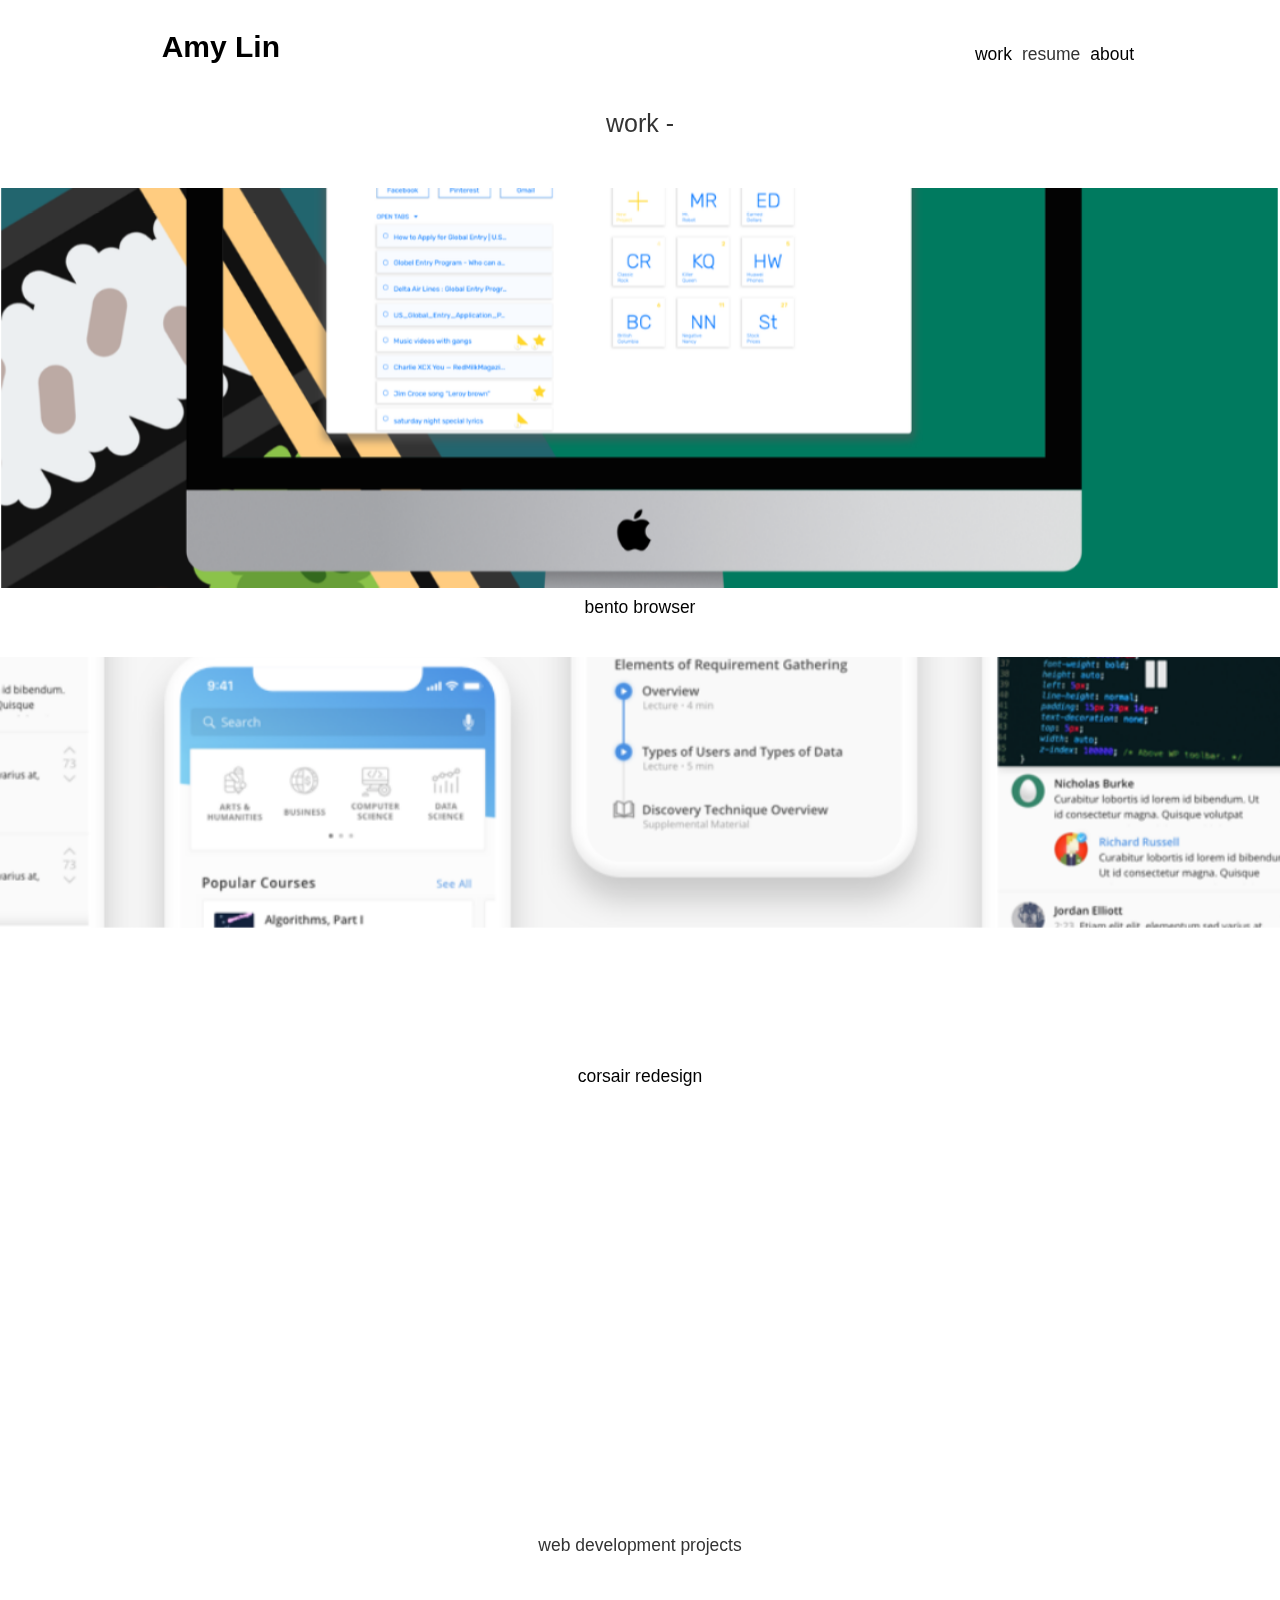
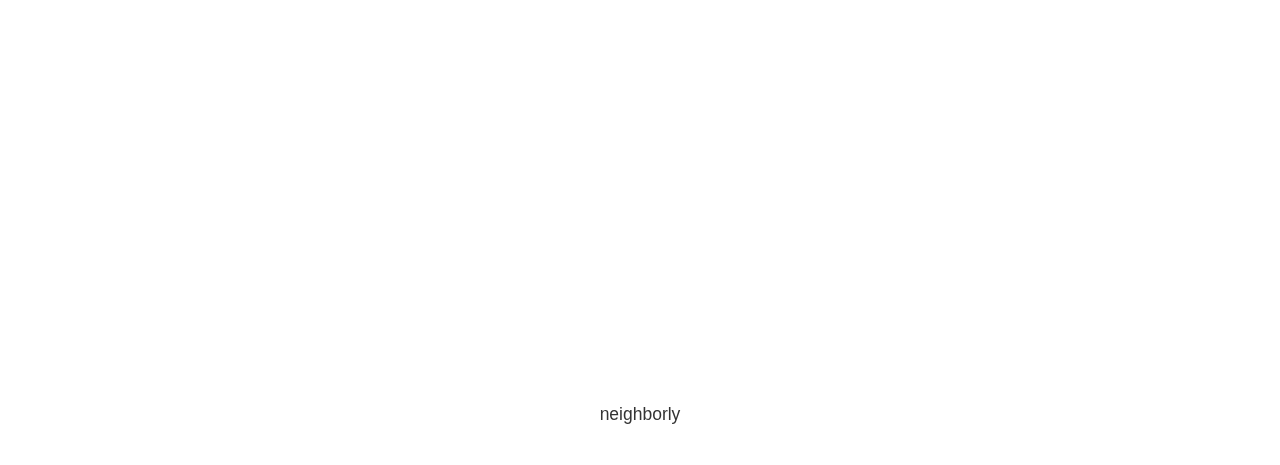
<file: index.html>
<!DOCTYPE html>
<html>
<head>
    <link rel="stylesheet" type="text/css" href="assets/css/reset.css">
    <link href="https://fonts.googleapis.com/css?family=Open+Sans:300,400,400i,700" rel="stylesheet">
    <link rel="stylesheet" href="https://maxcdn.bootstrapcdn.com/bootstrap/3.3.7/css/bootstrap.min.css" integrity="sha384-BVYiiSIFeK1dGmJRAkycuHAHRg32OmUcww7on3RYdg4Va+PmSTsz/K68vbdEjh4u" crossorigin="anonymous">
    <script src="https://ajax.googleapis.com/ajax/libs/jquery/3.2.1/jquery.min.js"></script>
	<script src="https://maxcdn.bootstrapcdn.com/bootstrap/3.3.7/js/bootstrap.min.js" integrity="sha384-Tc5IQib027qvyjSMfHjOMaLkfuWVxZxUPnCJA7l2mCWNIpG9mGCD8wGNIcPD7Txa" crossorigin="anonymous"></script>
	<meta name="viewport" content="width=device-width, initial-scale=1.0">
    <script src="assets/js/parallax.min.js"></script>
	<link rel="stylesheet" type="text/css" href="assets/css/style.css">

</head>

<body>
    <nav>
        <div class="col-md-3 col-md-offset-1" id="name">
            <h1><a href="index.html">Amy Lin</a></h1>
        </div>
        <div class="col-md-5">
        </div>
        <div class="col-md-3" id="pages">
            <h3><a href="index.html">work</a></h3>
            <h3>resume</h3>
            <h3><a href="about.html">about</a></h3>
        </div>
    </nav>
    <br>
    <br><br>
    
    <h2 align="center">work -</h2>
    <br><br>
    
    <a href="project1.html"><div class="parallax-window" data-parallax="scroll" data-image-src="assets/images/project1.png"></div>
    <h4 align="center">bento browser</h4></a>
    <a href="project2.html"><div class="parallax-window" data-parallax="scroll" data-image-src="assets/images/project2.png"></div>
    <h4 align="center">corsair redesign</h4></a>
    <div class="parallax-window" data-parallax="scroll" data-image-src="assets/images/project3.png"></div>
    <h4 align="center">web development projects</h4>
    <div class="parallax-window" data-parallax="scroll" data-image-src="assets/images/project4.png"></div>
    <h4 align="center">neighborly</h4>
    
</body>

</html>
</file>
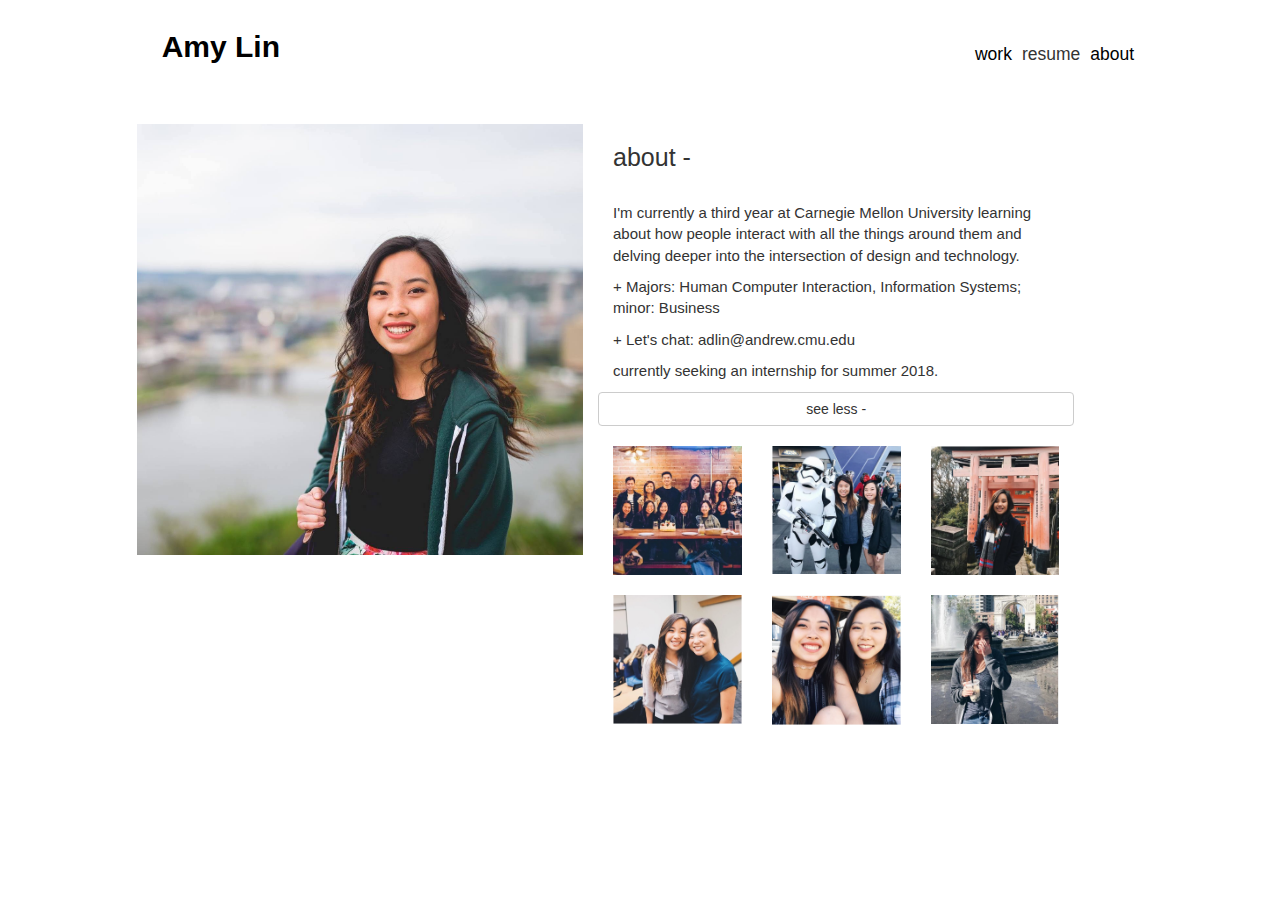
<file: about.html>
<!DOCTYPE html>
<html>
<head>
    <link rel="stylesheet" type="text/css" href="assets/css/reset.css">
    <link href="https://fonts.googleapis.com/css?family=Open+Sans:300,400,400i,700" rel="stylesheet">
    <link rel="stylesheet" href="https://maxcdn.bootstrapcdn.com/bootstrap/3.3.7/css/bootstrap.min.css" integrity="sha384-BVYiiSIFeK1dGmJRAkycuHAHRg32OmUcww7on3RYdg4Va+PmSTsz/K68vbdEjh4u" crossorigin="anonymous">
    <script src="https://ajax.googleapis.com/ajax/libs/jquery/3.2.1/jquery.min.js"></script>
	<script src="https://maxcdn.bootstrapcdn.com/bootstrap/3.3.7/js/bootstrap.min.js" integrity="sha384-Tc5IQib027qvyjSMfHjOMaLkfuWVxZxUPnCJA7l2mCWNIpG9mGCD8wGNIcPD7Txa" crossorigin="anonymous"></script>
		
	<link rel="stylesheet" type="text/css" href="assets/css/style.css">
	<script src="assets/js/main.js" type="text/javascript"></script>

</head>

<body>
    <nav>
        <div class="col-md-3  col-md-offset-1" id="name">
            <h1><a href="index.html">Amy Lin</a></h1>
        </div>
        <div class="col-md-5">
        </div>
        <div class="col-md-3" id="pages">
            <h3><a href="index.html">work</a></h3>
            <h3>resume</h3>
            <h3><a href="about.html">about</a></h3>
        </div>
    </nav>
    <br>
    <hr/>
    
    <div id="about" class="col-md-11 col-md-offset-1">
        <div id="block" class="">
            <img src="assets/images/ai1.jpg" class="col-md-5">
            <div id="inner-block" class="col-md-5">
                <h2>about -</h2>
                <br />
                <p>I'm currently a third year at Carnegie Mellon University learning about how people interact with all the things around them and delving deeper into the intersection of design and technology.</p>
                <p>+ Majors: Human Computer Interaction, Information Systems; minor: Business</p>
                <p>+ Let's chat: adlin@andrew.cmu.edu</p>
                <p>currently seeking an internship for summer 2018. </p>
            </div>
            <p></p>
            <input type="button" onclick="change()" id="toggleFunc" class="btn btn-default col-md-5" value="see less -"> </input>
            <div id="block2" class="col-md-5">
        
                <div class="outer">
                    <div class="row">
                        <img class="col-md-4 col-sm-6" src="assets/images/1.png">
                        <img class="col-md-4 co-sm-6" src="assets/images/2.png">
                        <img class="col-md-4" src="assets/images/3.png">
                    </div>
                    <div class="row">
                        <img class="col-md-4" src="assets/images/4.png">
                        <img class="col-md-4" src="assets/images/5.png">
                        <img class="col-md-4" src="assets/images/6.png">
                    </div>
                </div>
            </div>
        </div>
    </div>
       
       <!-- JS -->
		<script type="text/javascript" src="assets/js/script.js"></script>
        

</body>

</html>
</file>
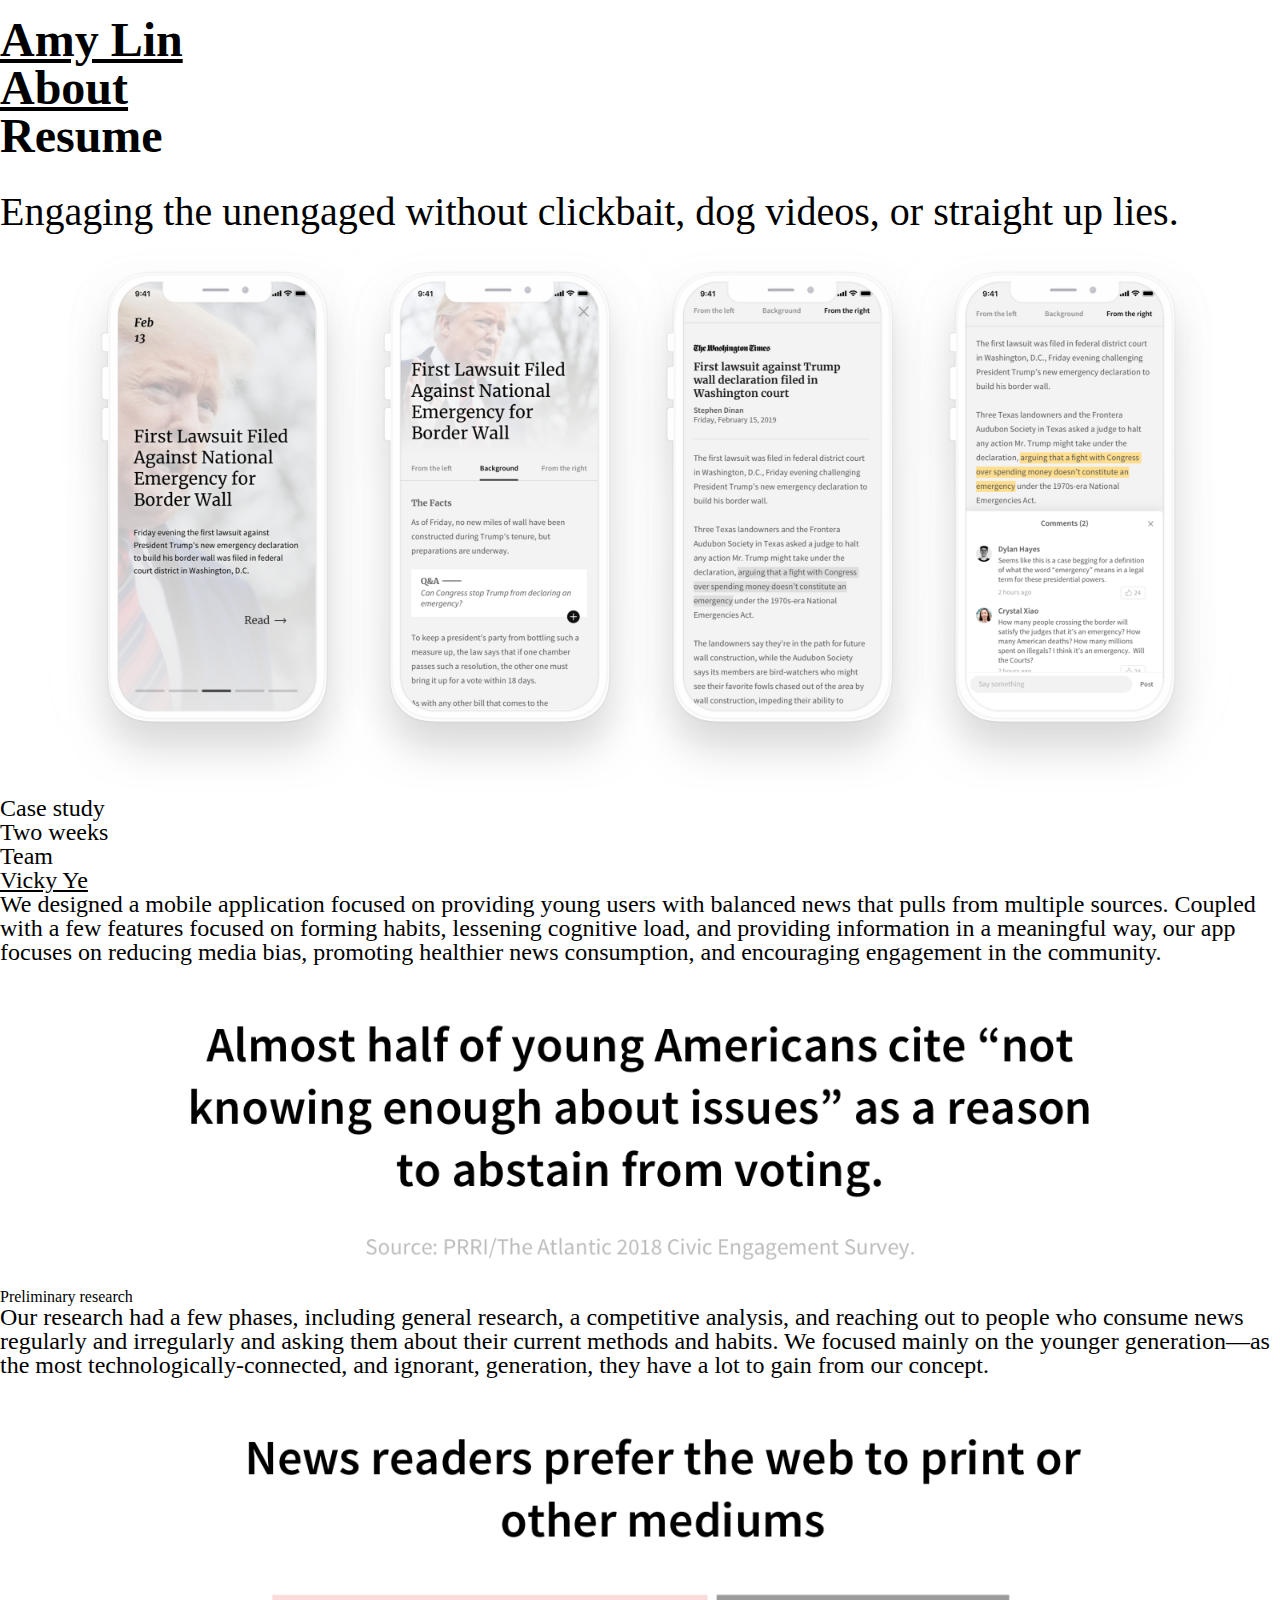
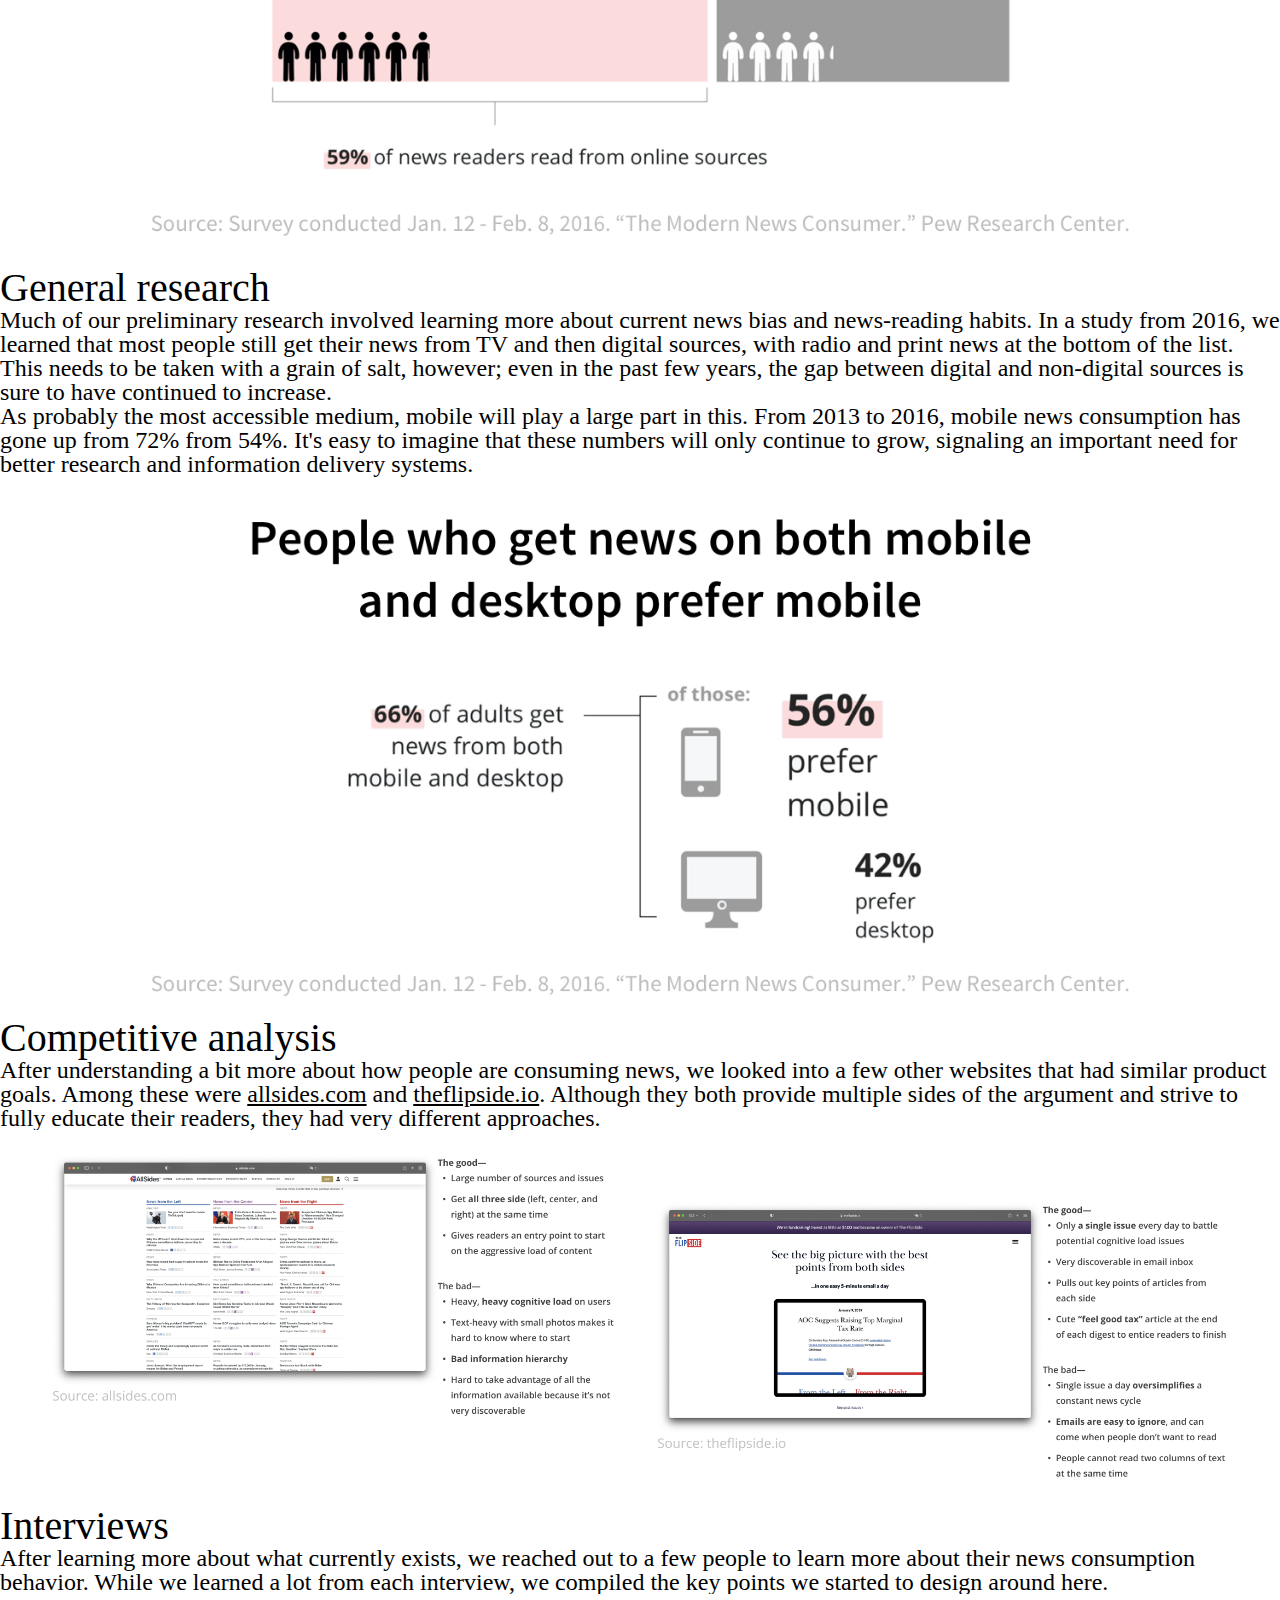
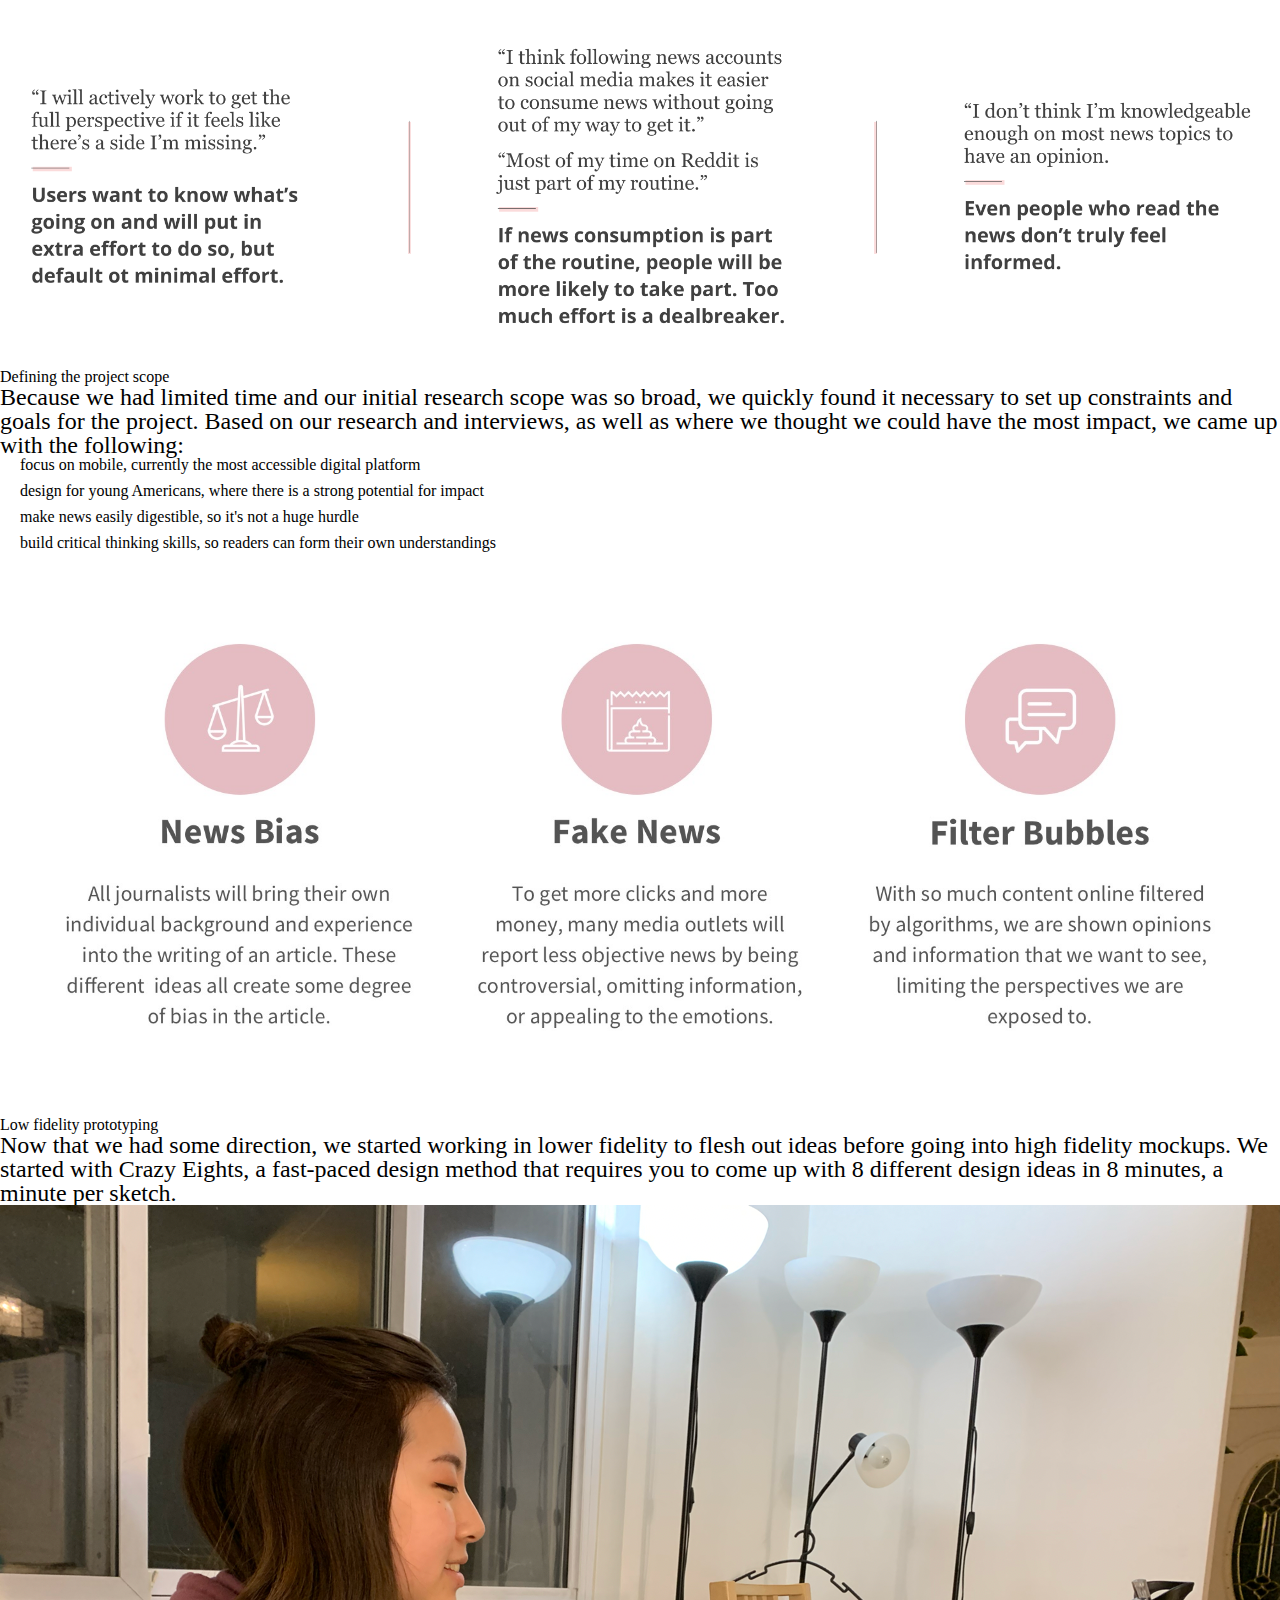
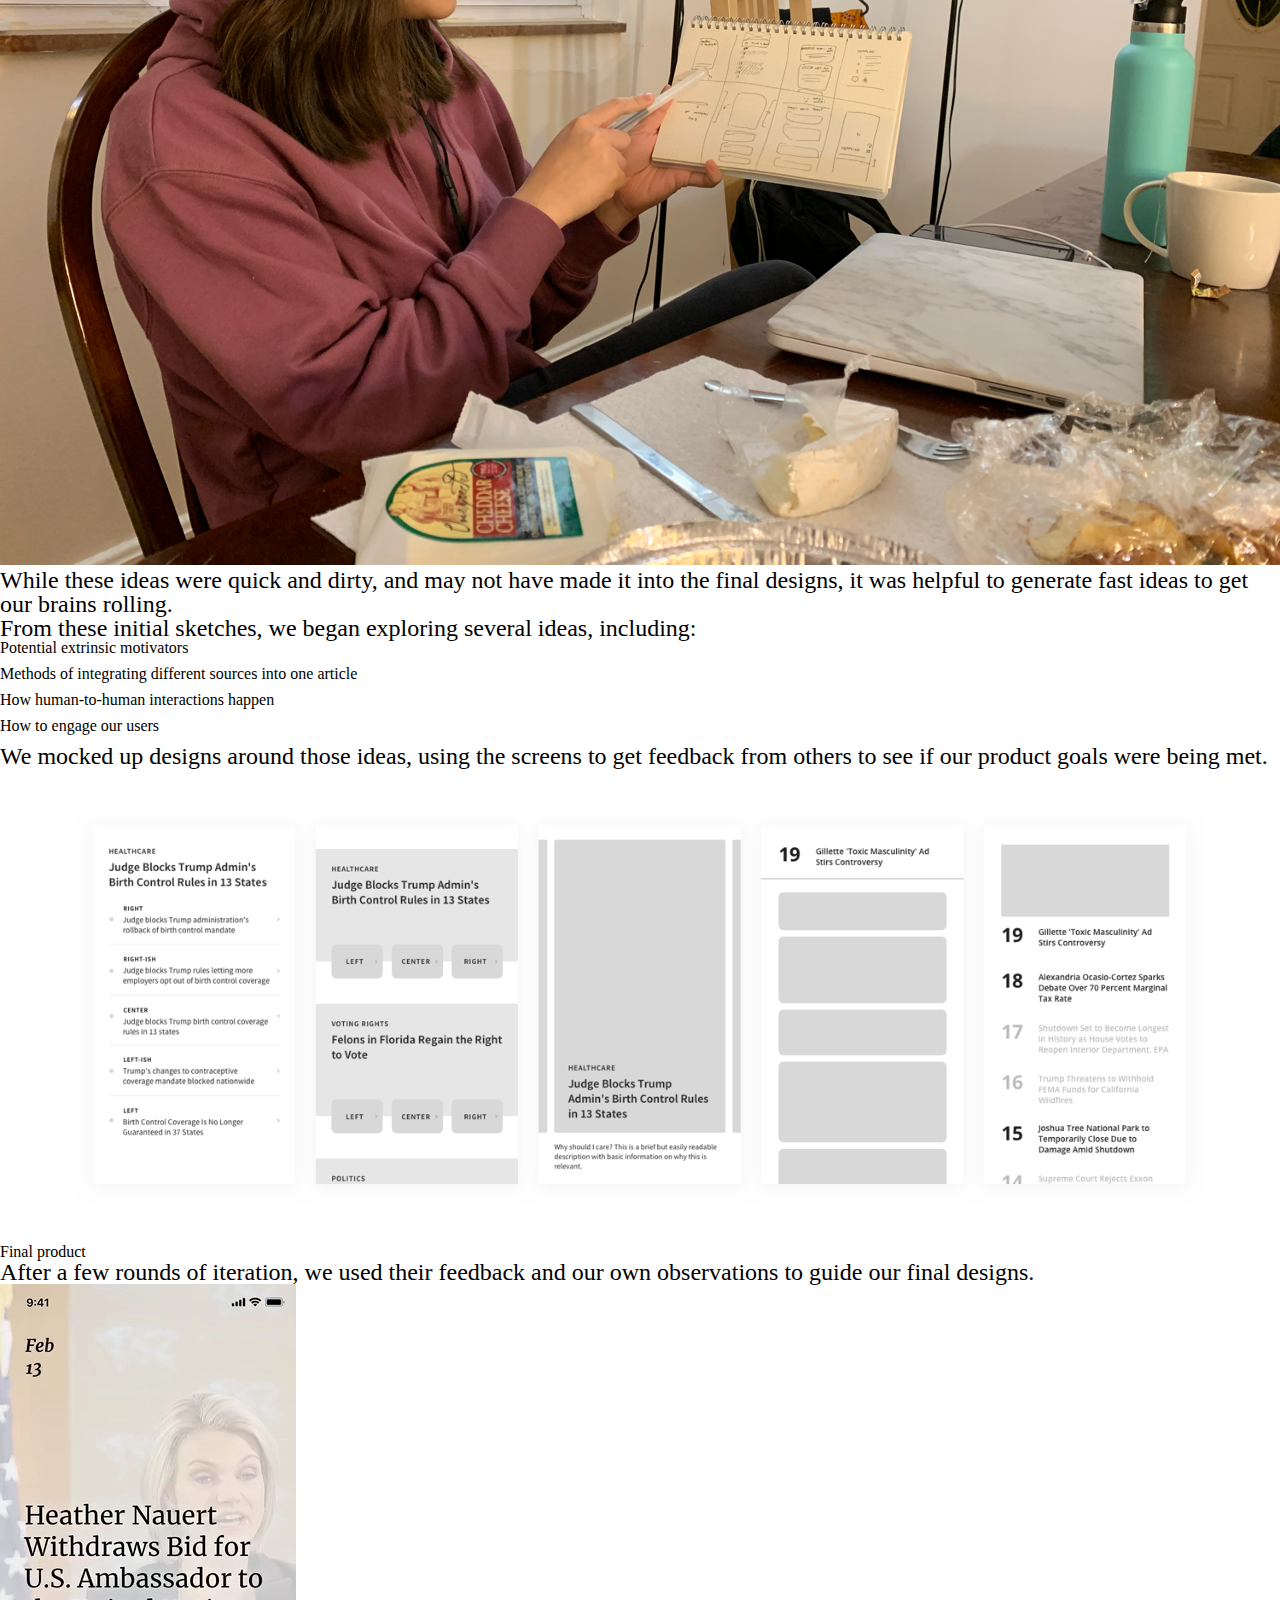
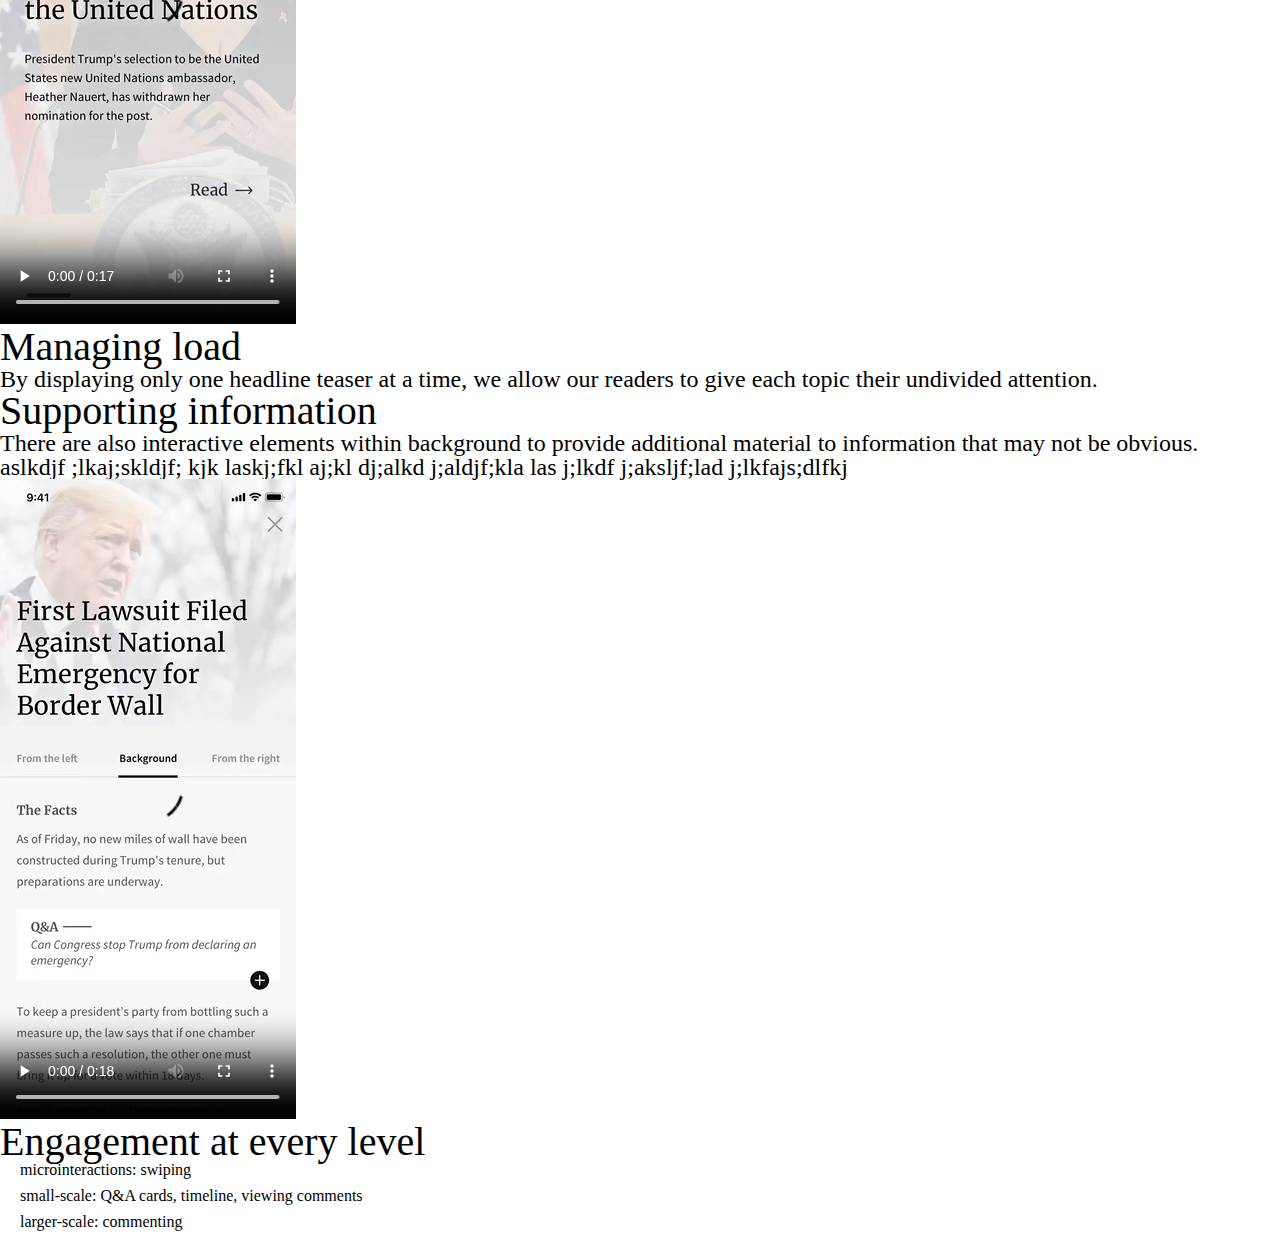
<file: news.html>
<!DOCTYPE html>
<html>
<head>
    <link rel="stylesheet" type="text/css" href="assets/css/reset.css">
    <link href="https://fonts.googleapis.com/css2?family=Archivo:wght@300;400;700&amp;family=Nanum+Myeongjo:wght@700&amp;display=swap" rel="stylesheet">
    <script src="https://ajax.googleapis.com/ajax/libs/jquery/3.2.1/jquery.min.js"></script>
	<meta name="viewport" content="width=device-width, initial-scale=1.0">
<!--    <script src="assets/js/parallax.min.js"></script>-->
	<link rel="stylesheet" type="text/css" href="assets/css/style.css">
</head>

<body>    
    <nav>
        <div class="nav">
            <h1 class="logo"><a href="index.html">Amy Lin</a></h1>
            <div class="pages">
                <h1><a href="about.html">About</a></h1>
                <h1>Resume</h1>
            </div>
        </div>
    </nav>
    
    <div class="desc">
        <h2>Engaging the unengaged without clickbait, dog videos, or straight up lies.</h2>
        <img class="wide" src="assets/images/news/news1.png">
    </div>
    
    <div class="top">
        <div class="sidebar">
            <p class="stuff">Case study</p>
<!--            <p class="label">Timeline</p>-->
            <p class="stuff">Two weeks</p>
            <p class="label">Team</p>
            <p class="stuff"><a href="vicky-ye.com">Vicky Ye</a></p>
        </div>
        <p>We designed a mobile application focused on providing young users with balanced news that pulls from multiple sources. Coupled with a few features focused on forming habits, lessening cognitive load, and providing information in a meaningful way, our app focuses on reducing media bias, promoting healthier news consumption, and encouraging engagement in the community. </p>
    </div>
    
    <div class="main">
        <img class="narrow" src="assets/images/news/news2.png">
        <h5>Preliminary research</h5>
        <p>Our research had a few phases, including general research, a competitive analysis, and reaching out to people who consume news regularly and irregularly and asking them about their current methods and habits. We focused mainly on the younger generation&#8212;as the most technologically-connected, and ignorant, generation, they have a lot to gain from our concept. </p>
        <img class="narrow" src="assets/images/news/news3.png">
        <h2>General research</h2>
        <p>Much of our preliminary research involved learning more about current news bias and news-reading habits. In a study from 2016, we learned that most people still get their news from TV and then digital sources, with radio and print news at the bottom of the list. This needs to be taken with a grain of salt, however; even in the past few years, the gap between digital and non-digital sources is sure to have continued to increase.</p>
        <p>As probably the most accessible medium, mobile will play a large part in this. From 2013 to 2016, mobile news consumption has gone up from 72% from 54%. It's easy to imagine that these numbers will only continue to grow, signaling an important need for better research and information delivery systems.</p>
        <img class="narrow" src="assets/images/news/news4.png">
        <h2>Competitive analysis</h2>
        <p>After understanding a bit more about how people are consuming news, we looked into a few other websites that had similar product goals. Among these were <a href="allsides.com">allsides.com</a> and <a href="theflipside.io">theflipside.io</a>. Although they both provide multiple sides of the argument and strive to fully educate their readers, they had very different approaches. </p>
    </div>
    <img class="wide" src="assets/images/news/news5.png">
    <div class="main">
        <h2>Interviews</h2>
        <p>After learning more about what currently exists, we reached out to a few people to learn more about their news consumption behavior. While we learned a lot from each interview, we compiled the key points we started to design around here.</p>
    </div>
        <img class="wide" src="assets/images/news/news6.png">
    <div class="main">
        <h5>Defining the project scope</h5>
        <p>Because we had limited time and our initial research scope was so broad, we quickly found it necessary to set up constraints and goals for the project. Based on our research and interviews, as well as where we thought we could have the most impact, we came up with the following:</p>
        <ul>
            <li>focus on mobile, currently the most accessible digital platform</li>
            <li>design for young Americans, where there is a strong potential for impact</li>
            <li>make news easily digestible, so it's not a huge hurdle</li>
            <li>build critical thinking skills, so readers can form their own understandings</li>
        </ul>
        <img class="narrow" src="assets/images/news/newsproblems.png.jpeg">
        <h5>Low fidelity prototyping</h5>
        <p>Now that we had some direction, we started working in lower fidelity to flesh out ideas before going into high fidelity mockups. We started with Crazy Eights, a fast-paced design method that requires you to come up with 8 different design ideas in 8 minutes, a minute per sketch. </p>
        <img class="narrow" src="assets/images/news/news7.png">
        <p>While these ideas were quick and dirty, and may not have made it into the final designs, it was helpful to generate fast ideas to get our brains rolling. </p>
        <p>From these initial sketches, we began exploring several ideas, including:</p>
        <ol>
            <li>Potential extrinsic motivators</li>
            <li>Methods of integrating different sources into one article</li>
            <li>How human-to-human interactions happen</li>
            <li>How to engage our users</li>
        </ol>
        <p>We mocked up designs around those ideas, using the screens to get feedback from others to see if our product goals were being met.</p>
    </div>
    <img class="wide" src="assets/images/news/newslofis.png">
    <div class="main">
        <h5>Final product</h5>
        <p>After a few rounds of iteration, we used their feedback and our own observations to guide our final designs.</p>
        <div class="vidblock">
            <div class="vid">
                <video controls autoplay>
                    <source src="assets/images/news/newsprototype1.mp4">
                </video>
            </div>
            <div class="vidtext">
                <h2>Managing load</h2>
                <p>By displaying only one headline teaser at a time, we allow our readers to give each topic their undivided attention.</p>
                <h2>Supporting information</h2>
                <p>There are also interactive elements within background to provide additional material to information that may not be obvious.</p>
            </div>
        </div>
        <p class="invisible">aslkdjf ;lkaj;skldjf; kjk laskj;fkl aj;kl dj;alkd j;aldjf;kla las j;lkdf j;aksljf;lad j;lkfajs;dlfkj</p>        
        <div class="vidblock">
            <div class="vid2">
                <video controls autoplay>
                    <source src="assets/images/news/newsprototype2.mp4">
                </video>
            </div>
            <div class="vidtext">
                <h2>Engagement at every level</h2>
                <ul>
                    <li>microinteractions: swiping</li>
                    <li>small-scale: Q&amp;A cards, timeline, viewing comments</li>
                    <li>larger-scale: commenting</li>
                </ul>
            </div>
        </div>
        
<!--        </div>-->
        
    </div>
    
    
</body>

</html>
</file>
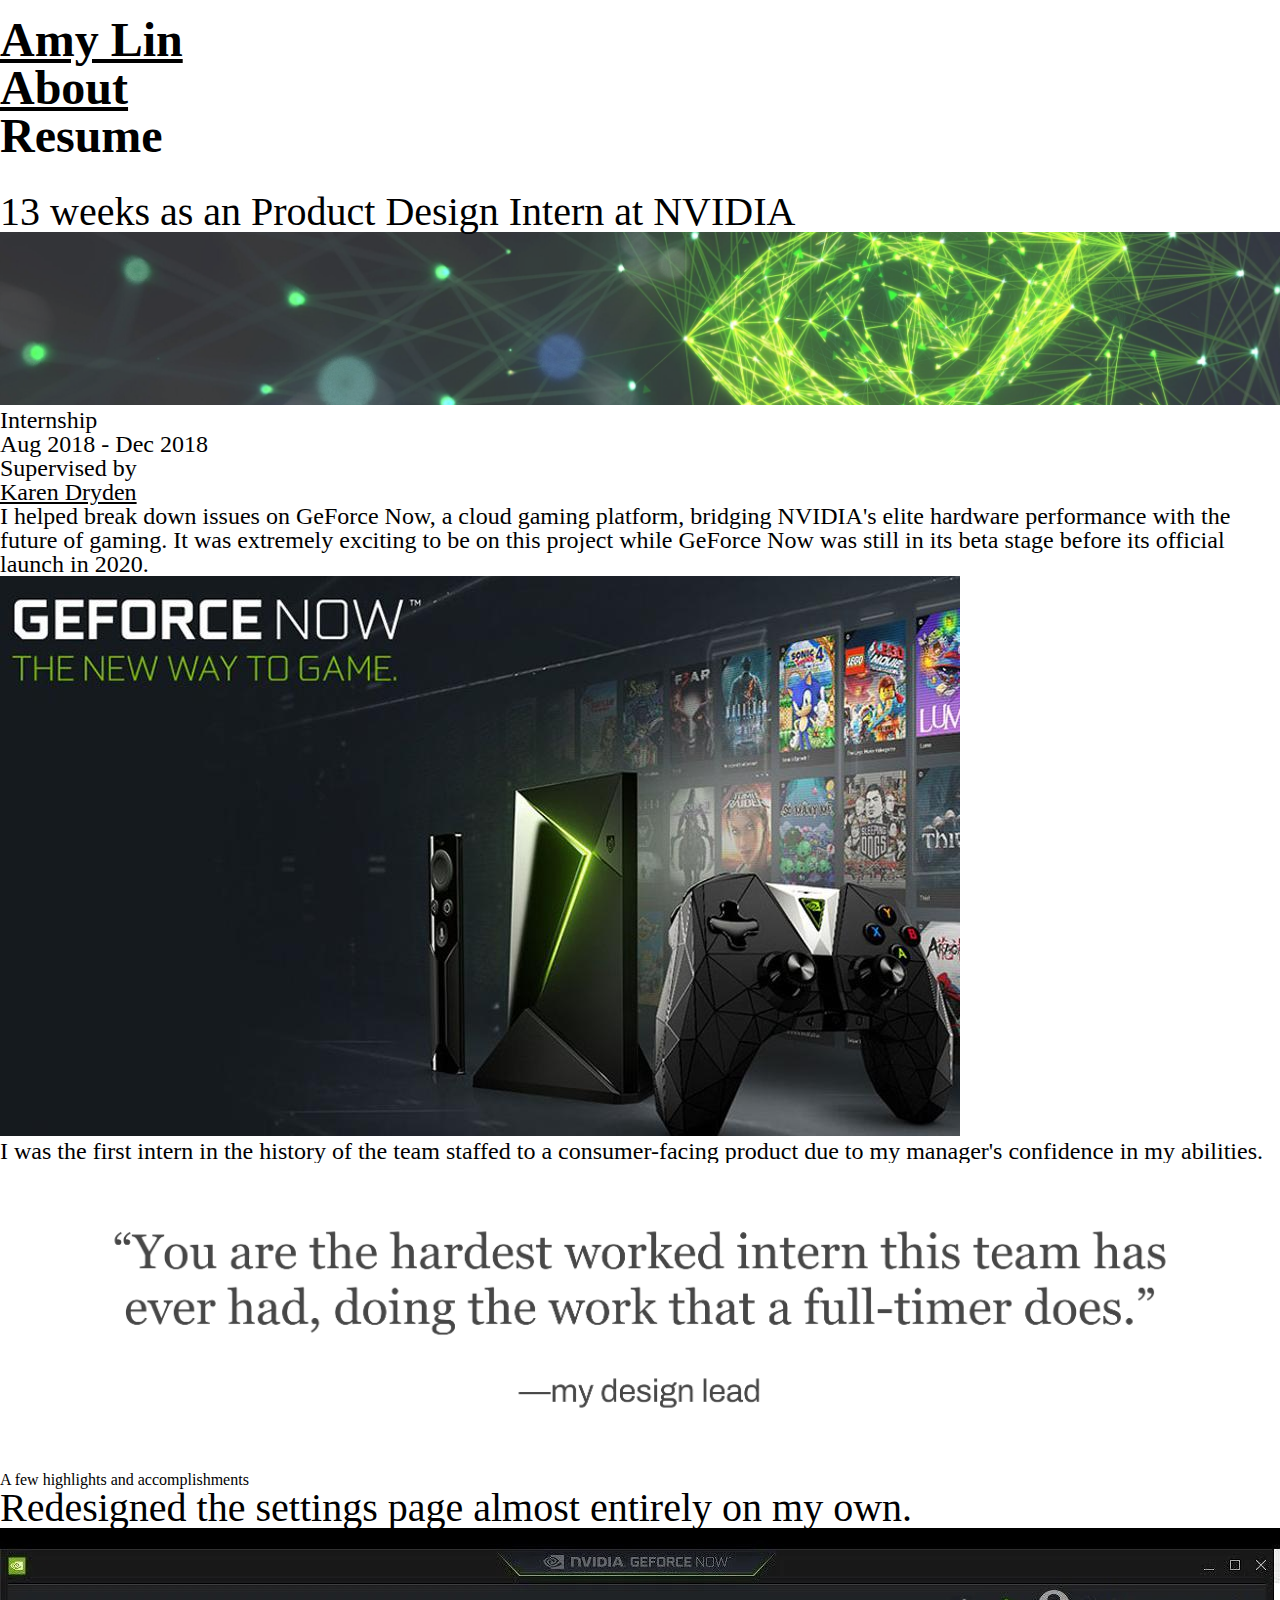
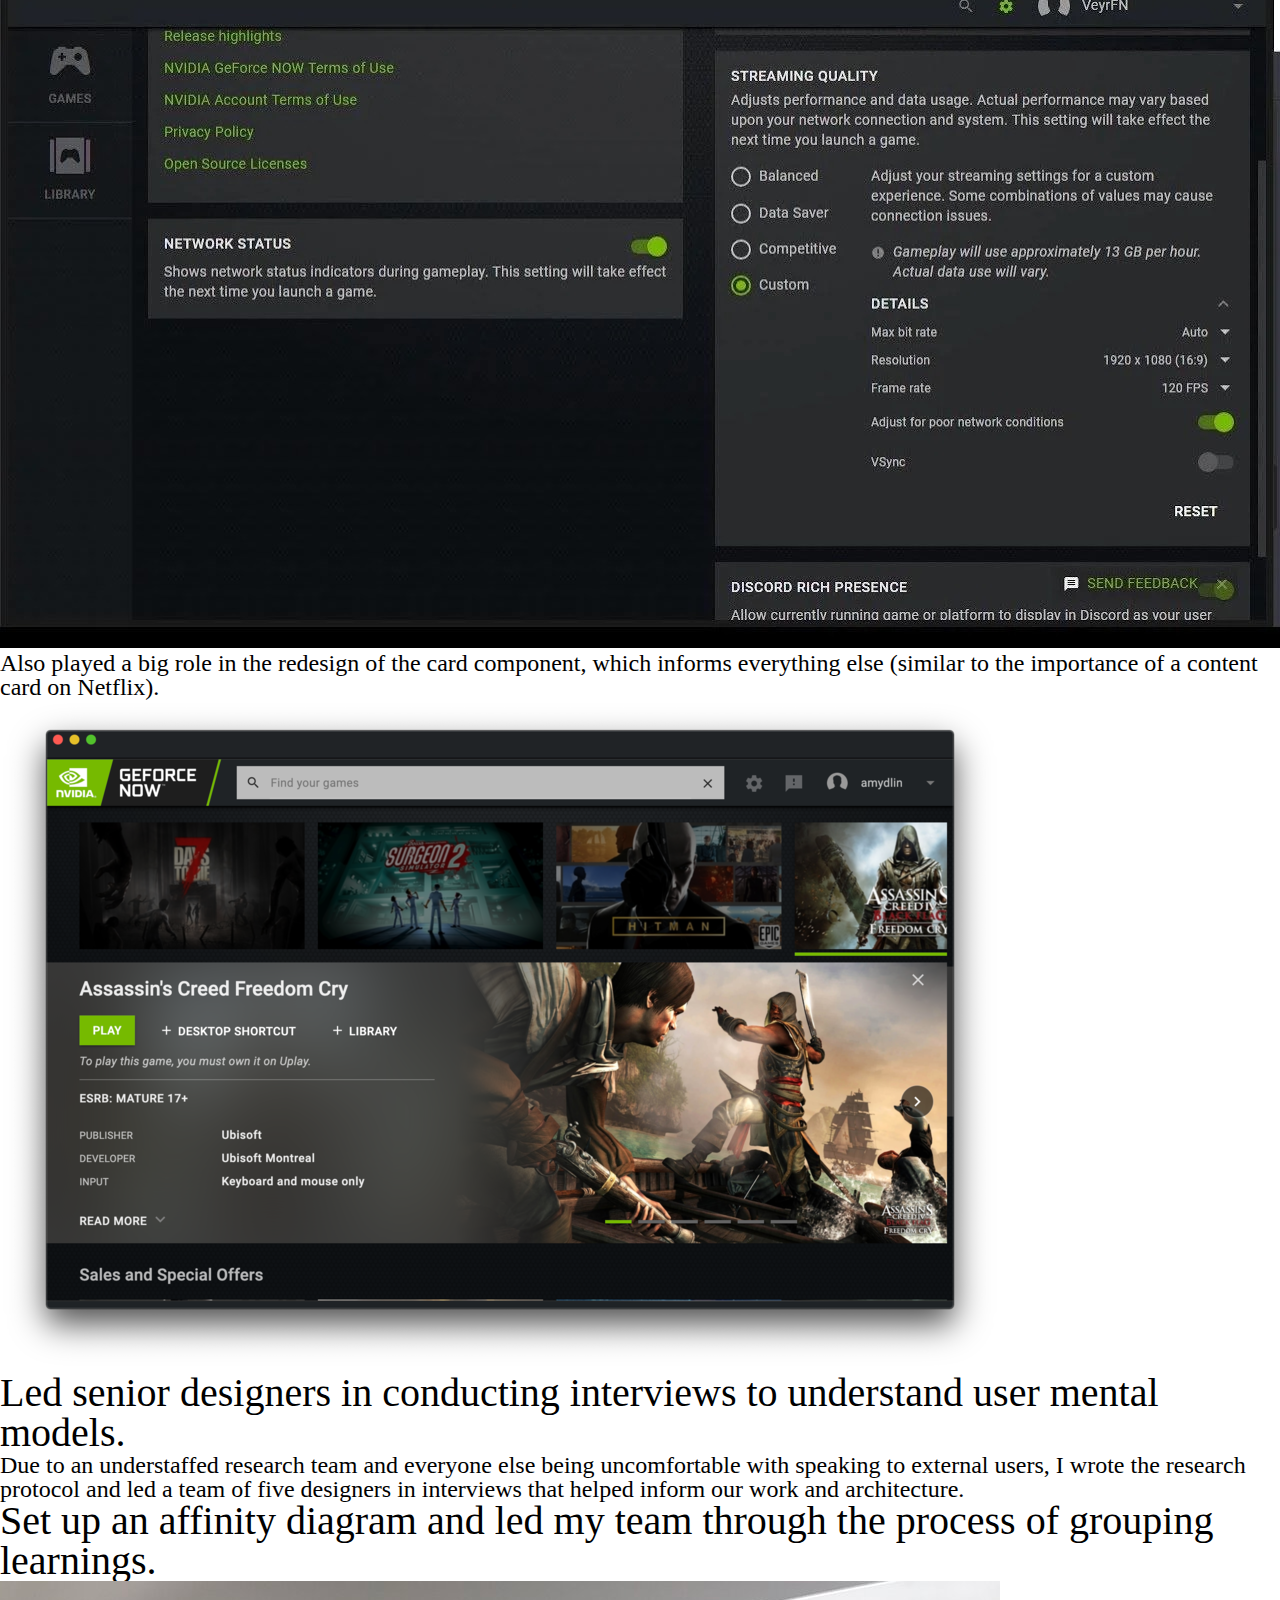
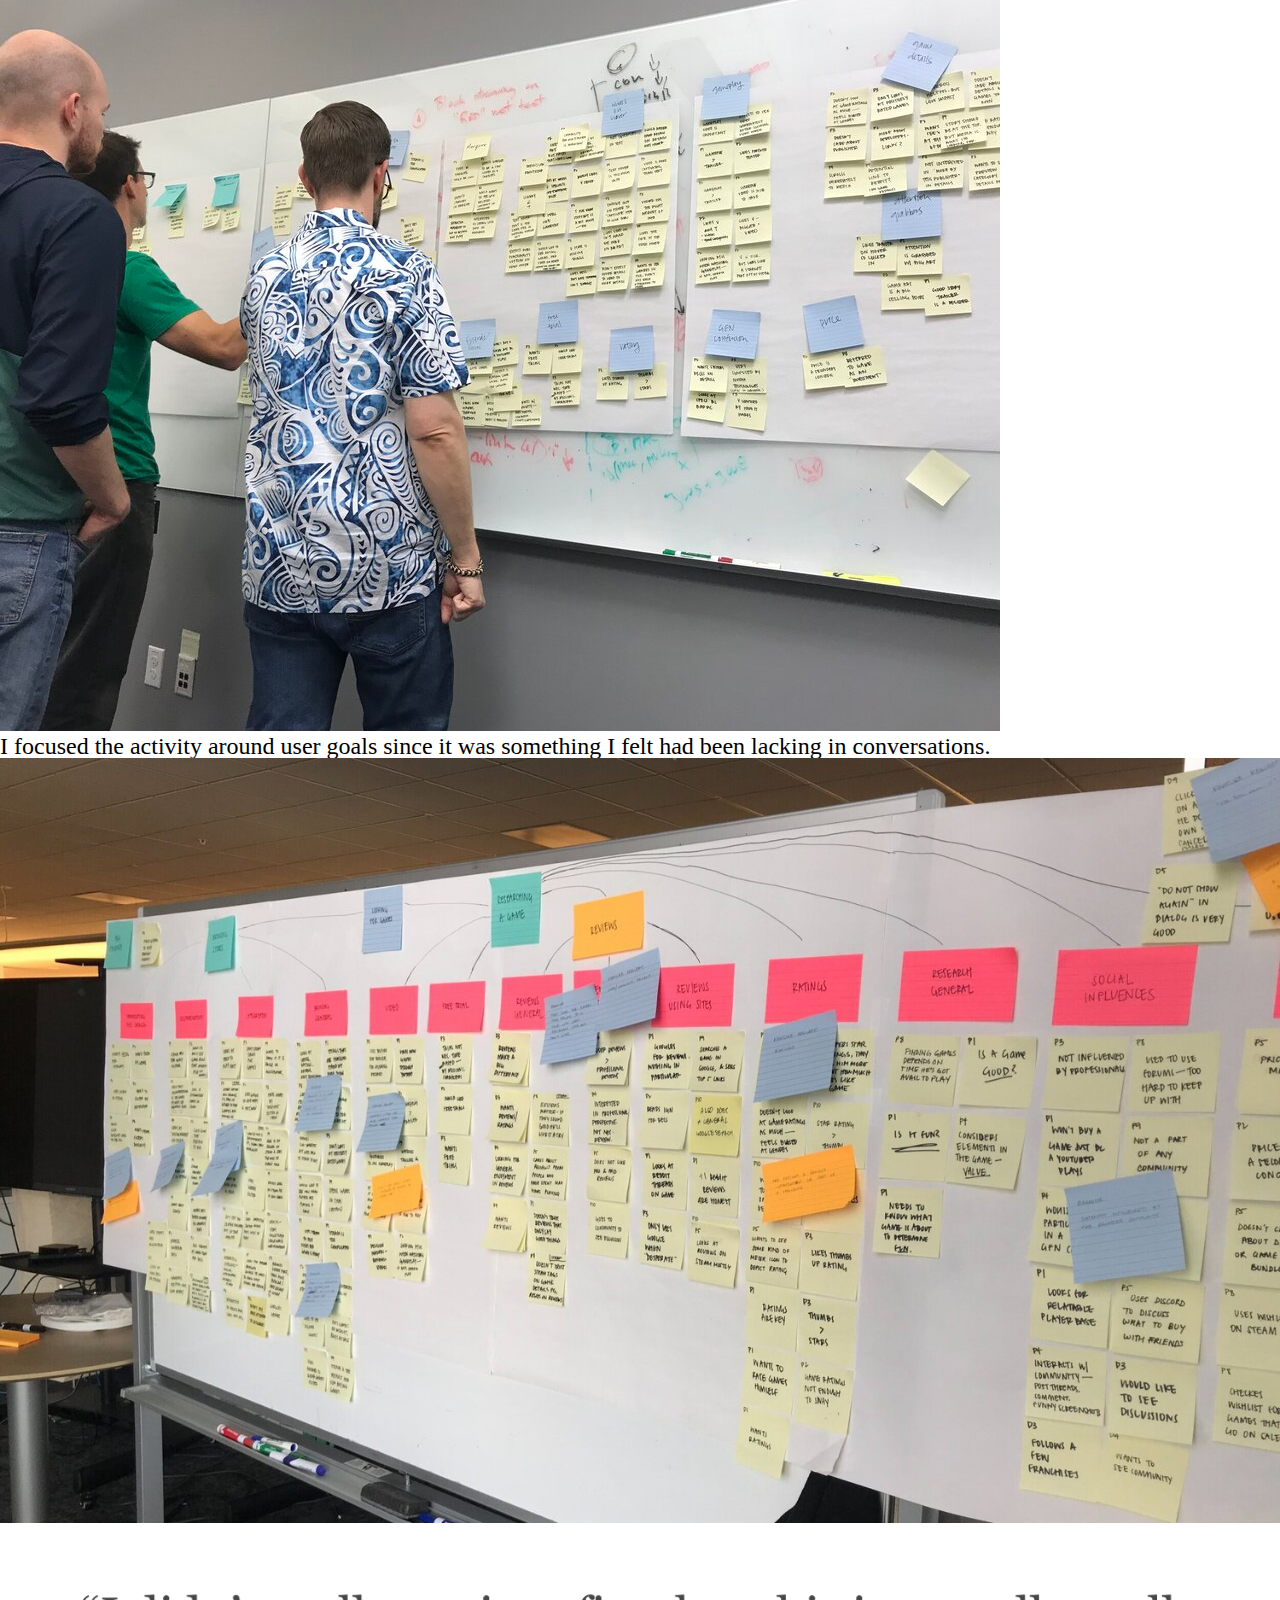
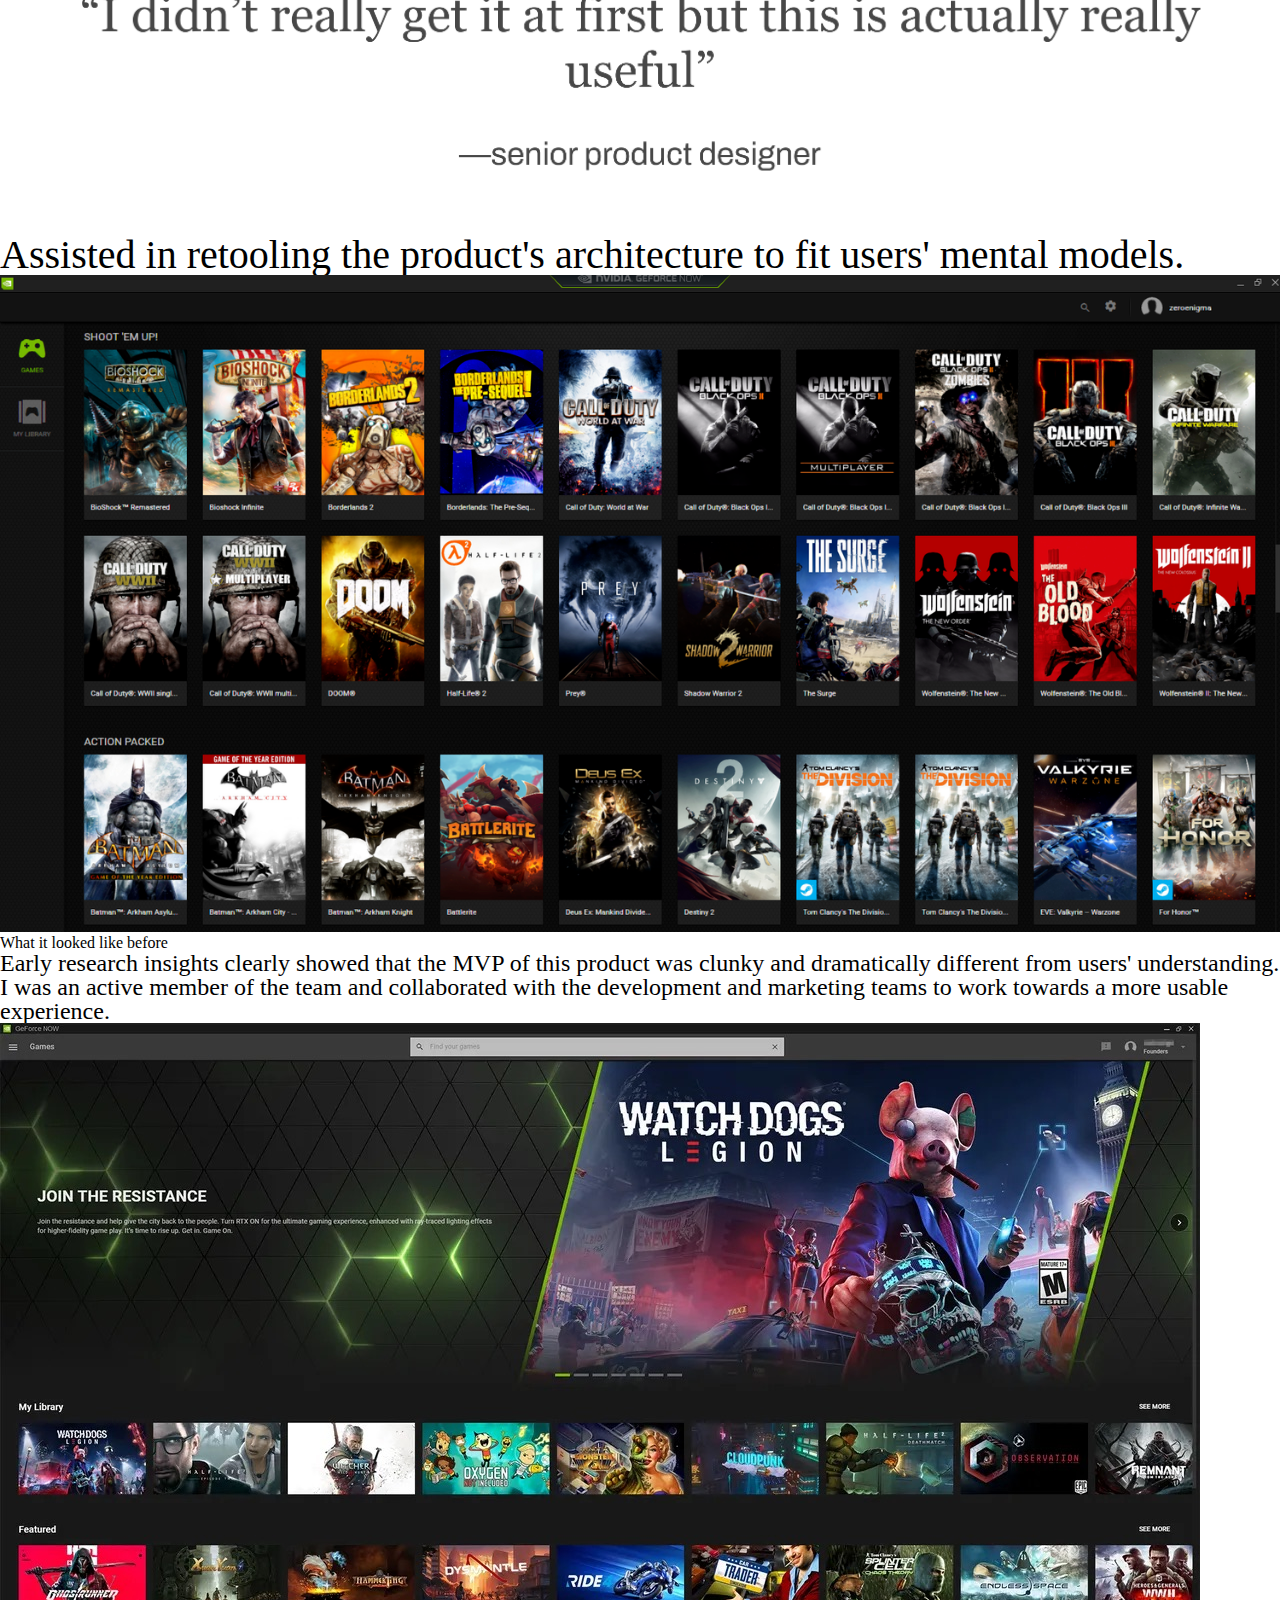
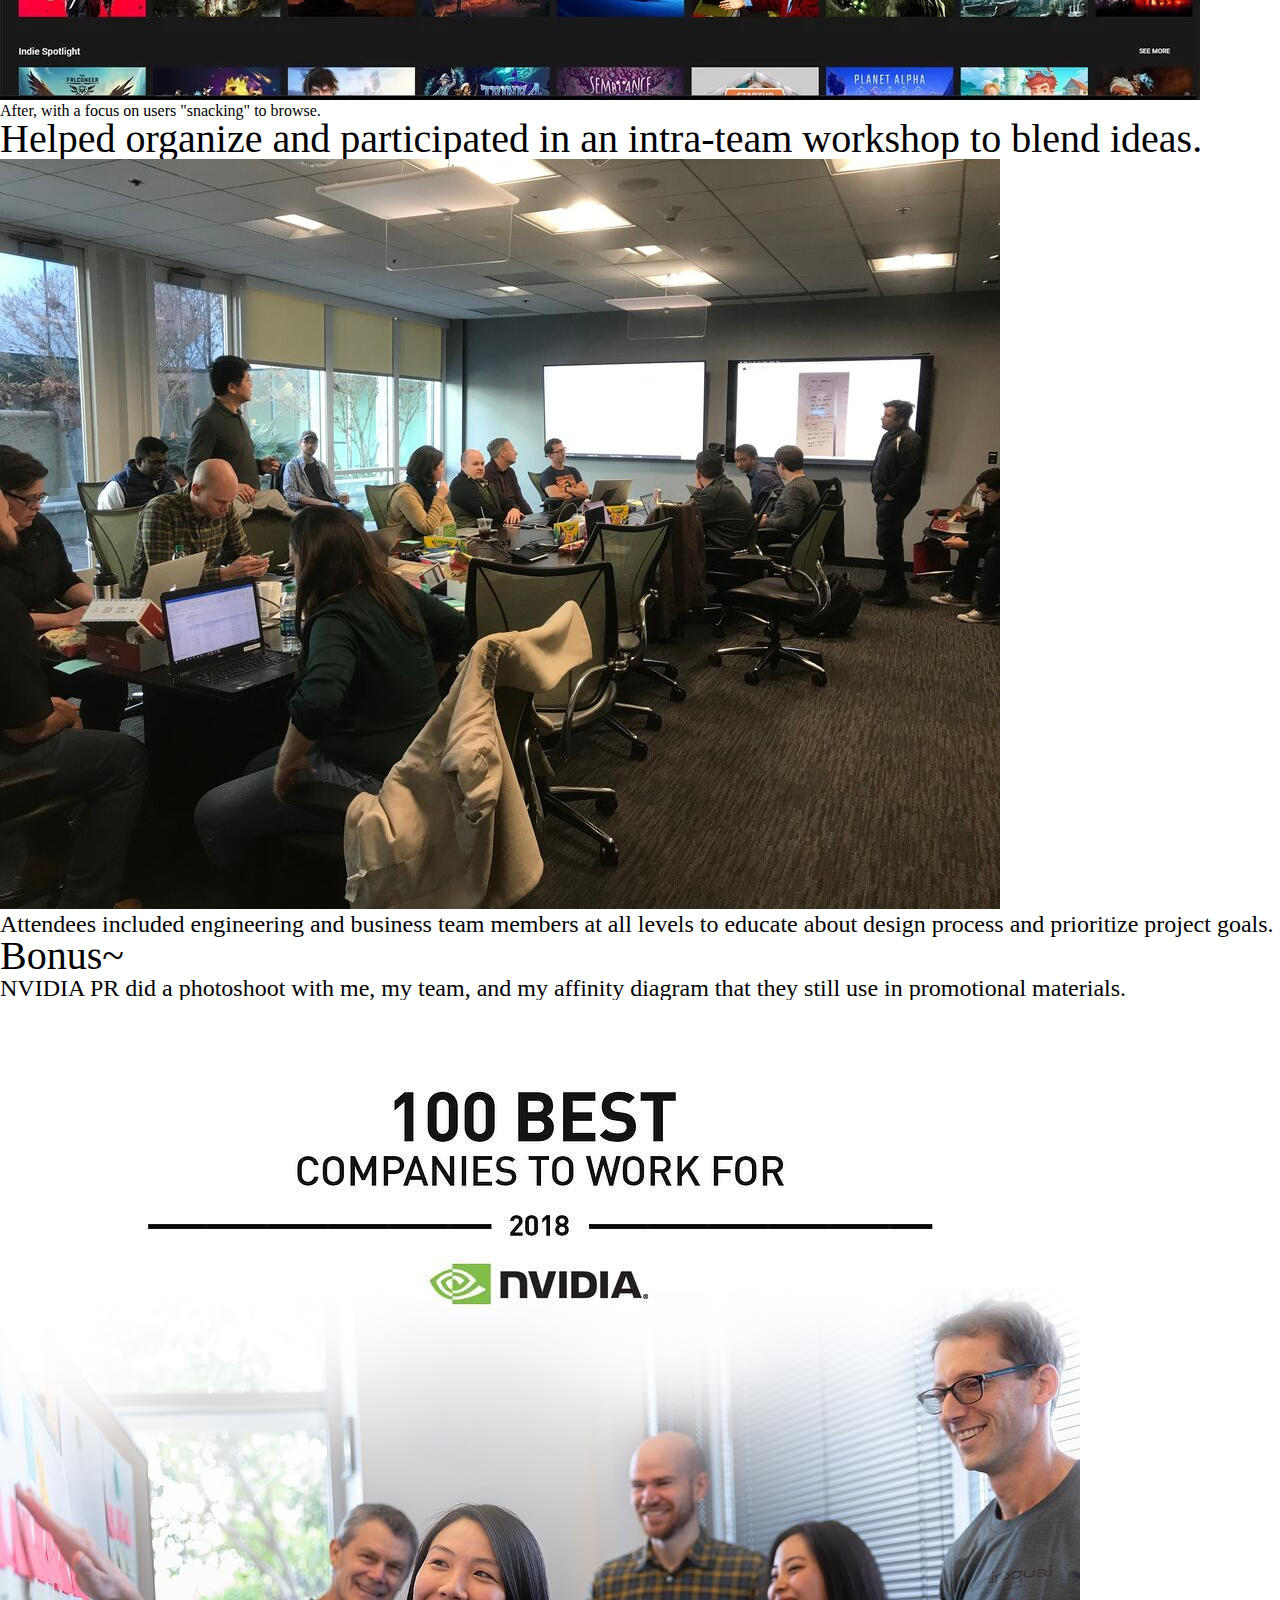
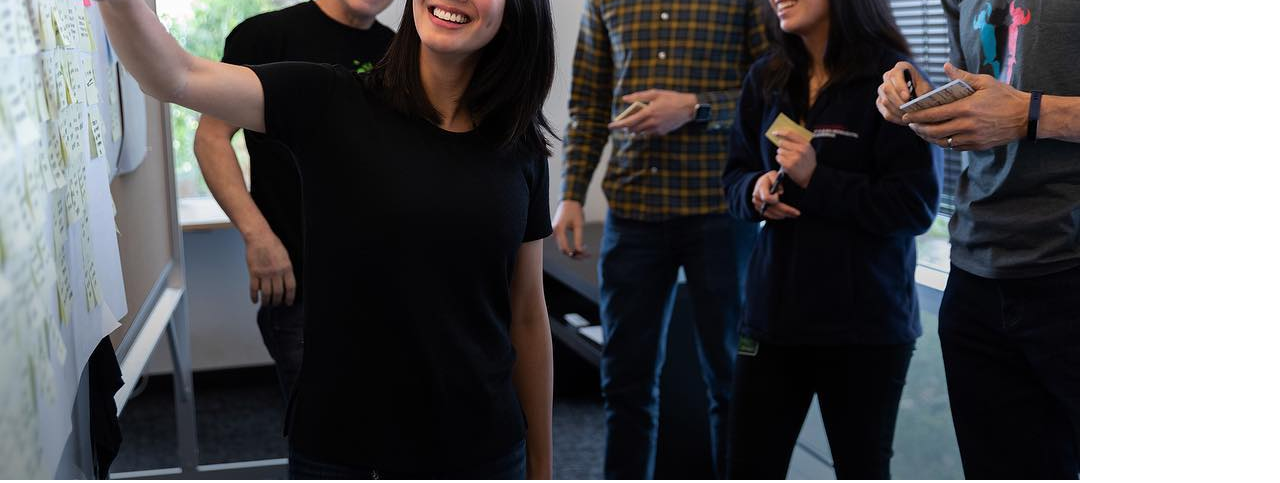
<file: nvidia.html>
<!DOCTYPE html>
<html>
<head>
    <link rel="stylesheet" type="text/css" href="assets/css/reset.css">
    <link href="https://fonts.googleapis.com/css2?family=Archivo:wght@300;400;700&amp;family=Nanum+Myeongjo:wght@700&amp;display=swap" rel="stylesheet">
    <script src="https://ajax.googleapis.com/ajax/libs/jquery/3.2.1/jquery.min.js"></script>
	<meta name="viewport" content="width=device-width, initial-scale=1.0">
<!--    <script src="assets/js/parallax.min.js"></script>-->
	<link rel="stylesheet" type="text/css" href="assets/css/style.css">
</head>

<body>    
    <nav>
        <div class="nav">
            <h1 class="logo"><a href="index.html">Amy Lin</a></h1>
            <div class="pages">
                <h1><a href="about.html">About</a></h1>
                <h1>Resume</h1>
            </div>
        </div>
    </nav>
    
    <div class="desc">
        <h2>13 weeks as an Product Design Intern at NVIDIA</h2>
        <img class="narrow toppic" src="assets/images/nvidia/nvidia0.png">
    </div>
    
    <div class="top">
        <div class="sidebar">
            <p class="stuff">Internship</p>
<!--            <p class="label">Timeline</p>-->
            <p class="stuff">Aug 2018 - Dec 2018</p>
            <p class="label">Supervised by</p>
            <p class="stuff"><a href="https://www.linkedin.com/in/karenlwdryden?original_referer=https%3A%2F%2Fwww.google.com%2F">Karen Dryden</a></p>
        </div>
        <p class="right">I helped break down issues on GeForce Now, a cloud gaming platform, bridging NVIDIA's elite hardware performance with the future of gaming. It was extremely exciting to be on this project while GeForce Now was still in its beta stage before its official launch in 2020.</p>
    </div>
    
    <div class="main">
        <img class="narrow" src="assets/images/nvidia/nvidia2.jpg">
        <p>I was the first intern in the history of the team staffed to a consumer-facing product due to my manager's confidence in my abilities.</p>
        <img class="narrow" src="assets/images/nvidia/nvidia1.png">
        <h5>A few highlights and accomplishments</h5>
        <h2>Redesigned the settings page almost entirely on my own.</h2>
        <img class="narrow" src="assets/images/nvidia/nvidia3.jpg">
        <p>Also played a big role in the redesign of the card component, which informs everything else (similar to the importance of a content card on Netflix).</p>
        <img class="narrow" src="assets/images/nvidia/nvidia4.png">
        <h2>Led senior designers in conducting interviews to understand user mental models.</h2>
        <p>Due to an understaffed research team and everyone else being uncomfortable with speaking to external users, I wrote the research protocol and led a team of five designers in interviews that helped inform our work and architecture.</p>
        <h2>Set up an affinity diagram and led my team through the process of grouping learnings.</h2>
        <img class="narrow" src="assets/images/nvidia/nvidia5.jpg">
        <p>I focused the activity around user goals since it was something I felt had been lacking in conversations.</p>
        <img class="narrow" src="assets/images/nvidia/nvidia6.jpeg">
        <img class="narrow" src="assets/images/nvidia/nvidia6.png">
        <h2>Assisted in retooling the product's architecture to fit users' mental models.</h2>
        <img class="narrow" src="assets/images/nvidia/nvidia7.png">
        <h6>What it looked like before</h6>
        <p>Early research insights clearly showed that the MVP of this product was clunky and dramatically different from users' understanding. I was an active member of the team and collaborated with the development and marketing teams to work towards a more usable experience.</p>
        <img class="narrow" src="assets/images/nvidia/nvidia8.jpeg">
        <h6>After, with a focus on users "snacking" to browse.</h6>
        <h2>Helped organize and participated in an intra-team workshop to blend ideas.</h2>
        <img class="narrow" src="assets/images/nvidia/nvidia9.jpg">
        <p>Attendees included engineering and business team members at all levels to educate about design process and prioritize project goals.</p>
        <h2>Bonus~</h2>
        <p>NVIDIA PR did a photoshoot with me, my team, and my affinity diagram that they still use in promotional materials.</p>
        <img class="narrow" src="assets/images/nvidia/nvidia10.jpg">
        
        
        
    </div>
        
<!--        </div>-->    
    
</body>

</html>
</file>
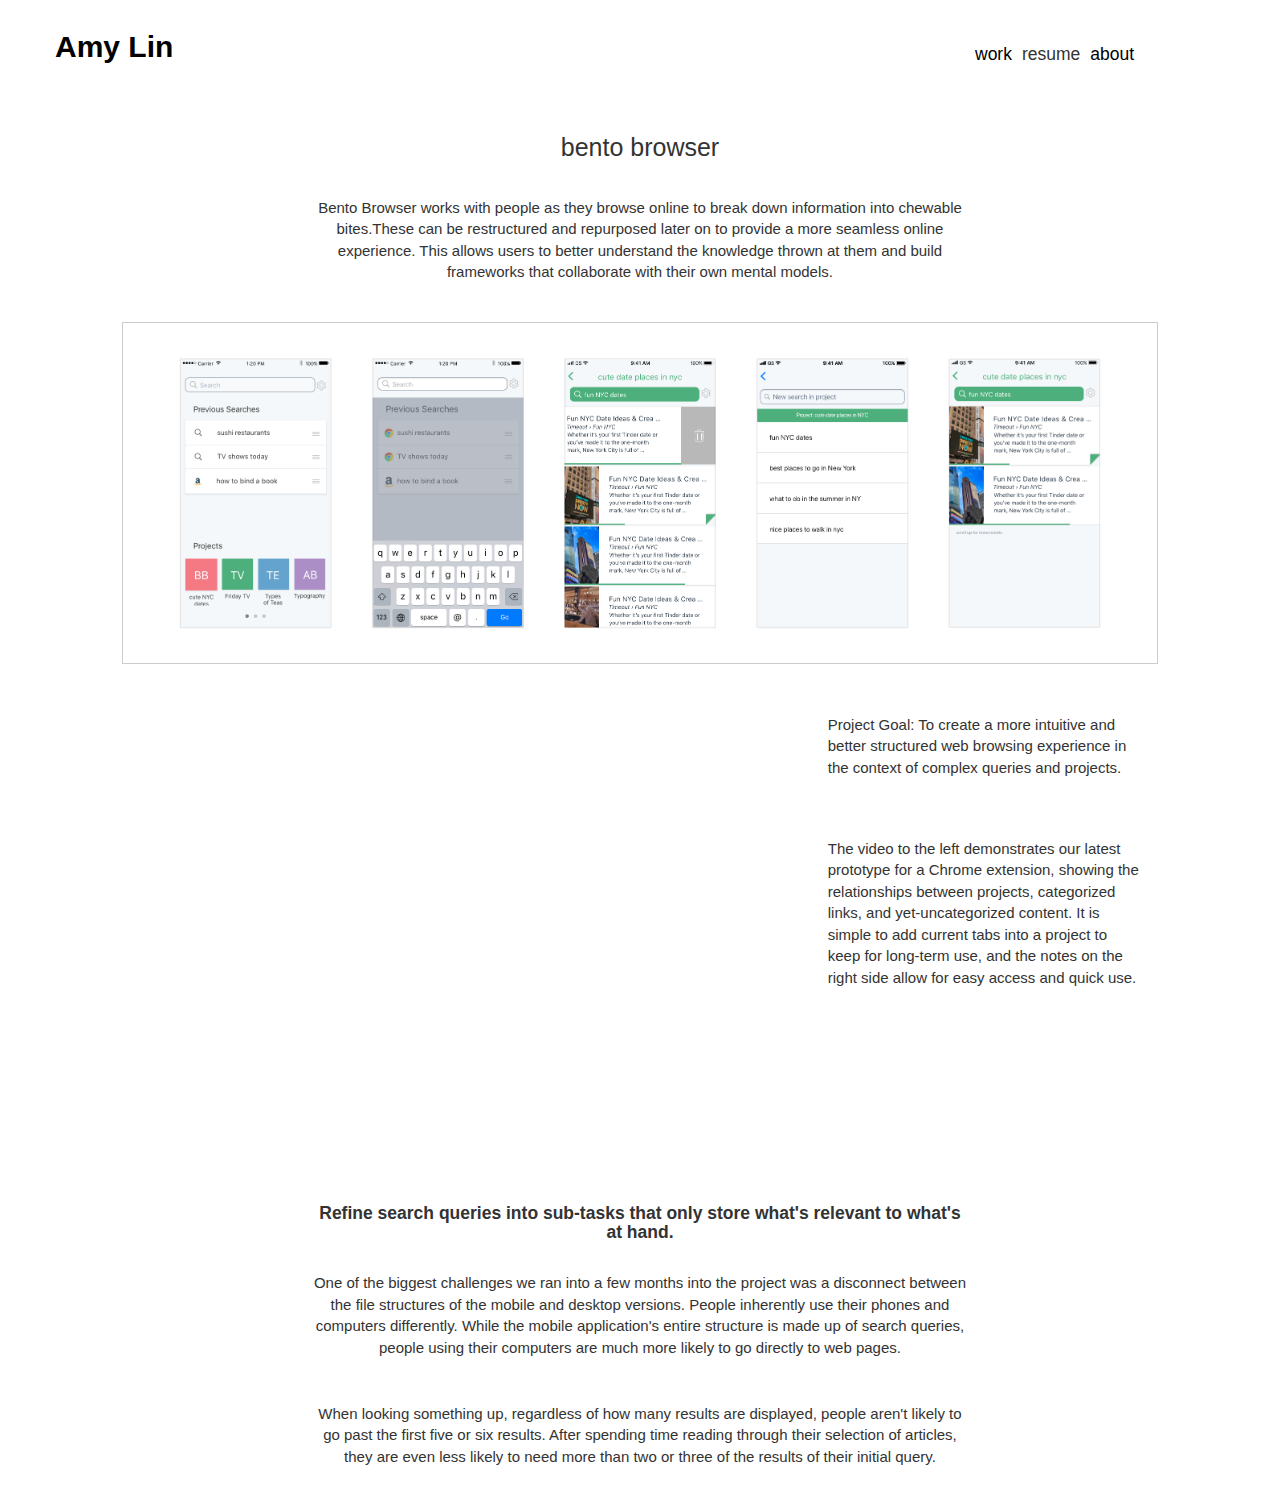
<file: project1.html>
<!DOCTYPE html>
<html>
<head>
    <link rel="stylesheet" type="text/css" href="assets/css/reset.css">
    <link href="https://fonts.googleapis.com/css?family=Open+Sans:300,400,400i,700" rel="stylesheet">
    <link rel="stylesheet" href="https://maxcdn.bootstrapcdn.com/bootstrap/3.3.7/css/bootstrap.min.css" integrity="sha384-BVYiiSIFeK1dGmJRAkycuHAHRg32OmUcww7on3RYdg4Va+PmSTsz/K68vbdEjh4u" crossorigin="anonymous">
    <script src="https://ajax.googleapis.com/ajax/libs/jquery/3.2.1/jquery.min.js"></script>
	<script src="https://maxcdn.bootstrapcdn.com/bootstrap/3.3.7/js/bootstrap.min.js" integrity="sha384-Tc5IQib027qvyjSMfHjOMaLkfuWVxZxUPnCJA7l2mCWNIpG9mGCD8wGNIcPD7Txa" crossorigin="anonymous"></script>
	<link rel="stylesheet" type="text/css" href="assets/css/style.css">
	<script src="assets/js/main.js" type="text/javascript"></script>

</head>

<body>
    <nav>
        <div class="col-md-3" id="name">
            <h1><a href="index.html">Amy Lin</a></h1>
        </div>
        <div class="col-md-6">
        </div>
        <div class="col-md-3" id="pages">
            <h3><a href="index.html">work</a></h3>
            <h3>resume</h3>
            <h3><a href="about.html">about</a></h3>
        </div>
    </nav>
    <br>
    <hr/>
    
    <div id="project1" class="col-md-10 col-md-offset-1">
        <h2 align="center">bento browser</h2>
        <p align="center" class="col-md-8 col-md-offset-2">Bento Browser works with people as they browse online to break down information into chewable bites.These can be restructured and repurposed later on to provide a more seamless online experience. This allows users to better understand the knowledge thrown at them and build frameworks that collaborate with their own mental models.</p>
        <img class="col-md-12" align="center" src="assets/images/p1i1.png">
        <div id="block">
            <iframe class="col-md-8" src="https://player.vimeo.com/video/249757408" width="640" height="455" frameborder="0" webkitallowfullscreen mozallowfullscreen allowfullscreen></iframe>
            <p class="col-md-4" id="description">Project Goal: To create a more intuitive and better structured web browsing experience in the context of complex queries and projects. </p>
            <p class="col-md-4">The video to the left demonstrates our latest prototype for a Chrome extension, showing the relationships between projects, categorized links, and yet-uncategorized content. It is simple to add current tabs into a project to keep for long-term use, and the notes on the right side allow for easy access and quick use.</p>
        </div>
        <br />
        <div id="block2" align="center" class="col-md-8 col-md-offset-2">
            <h3><bold>Refine search queries into sub-tasks that only store what's relevant to what's at hand.</bold></h3>
            <p>One of the biggest challenges we ran into a few months into the project was a disconnect between the file structures of the mobile and desktop versions. People inherently use their phones and computers differently. While the mobile application's entire structure is made up of search queries, people using their computers are much more likely to go directly to web pages. </p>
            <p>When looking something up, regardless of how many results are displayed, people aren't likely to go past the first five or six results. After spending time reading through their selection of articles, they are even less likely to need more than two or three of the results of their initial query.</p>
        </div>
    </div>

</body>

</html>
</file>
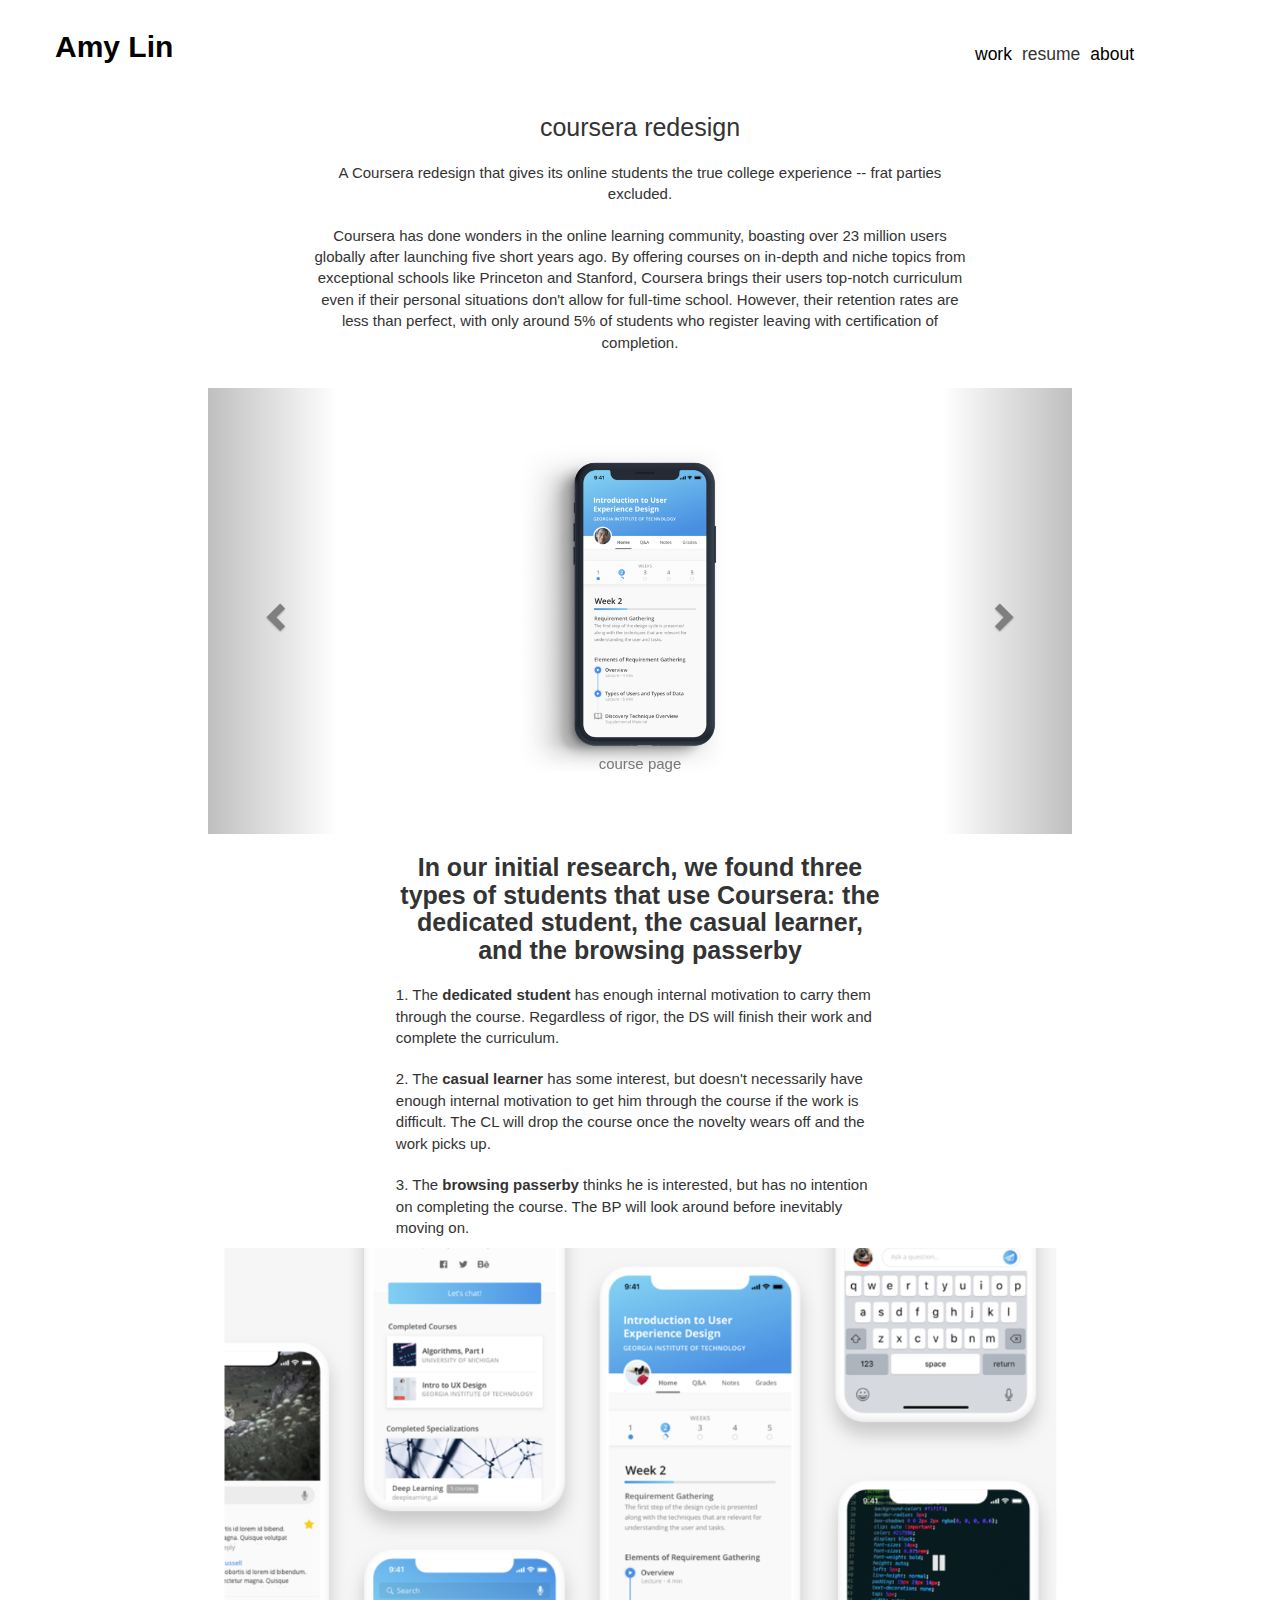
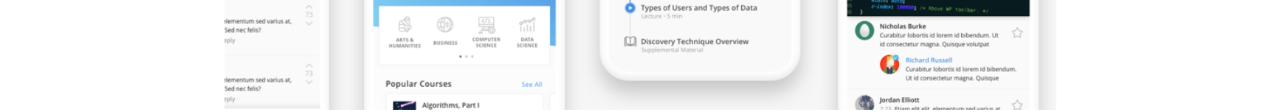
<file: project2.html>
<!DOCTYPE html>
<html>
<head>
    <link rel="stylesheet" type="text/css" href="assets/css/reset.css">
    <link href="https://fonts.googleapis.com/css?family=Open+Sans:300,400,400i,700" rel="stylesheet">
    <link rel="stylesheet" href="https://maxcdn.bootstrapcdn.com/bootstrap/3.3.7/css/bootstrap.min.css" integrity="sha384-BVYiiSIFeK1dGmJRAkycuHAHRg32OmUcww7on3RYdg4Va+PmSTsz/K68vbdEjh4u" crossorigin="anonymous">
    <script src="https://ajax.googleapis.com/ajax/libs/jquery/3.2.1/jquery.min.js"></script>
	<script src="https://maxcdn.bootstrapcdn.com/bootstrap/3.3.7/js/bootstrap.min.js" integrity="sha384-Tc5IQib027qvyjSMfHjOMaLkfuWVxZxUPnCJA7l2mCWNIpG9mGCD8wGNIcPD7Txa" crossorigin="anonymous"></script>
	<link rel="stylesheet" type="text/css" href="assets/css/style.css">
	<script src="assets/js/main.js" type="text/javascript"></script>

</head>

<body>
    <nav>
        <div class="col-md-3" id="name">
            <h1><a href="index.html">Amy Lin</a></h1>
        </div>
        <div class="col-md-6">
        </div>
        <div class="col-md-3" id="pages">
            <h3><a href="index.html">work</a></h3>
            <h3>resume</h3>
            <h3><a href="about.html">about</a></h3>
        </div>
    </nav>
    <br>
    <hr/>
    
    <div id="project2" class="col-md-10 col-md-offset-1">
        <h2 align="center">coursera redesign</h2>
        <p align="center" class="col-md-8 col-md-offset-2">A Coursera redesign that gives its online students the true college experience -- frat parties excluded.</p>
        <p align="center" class="col-md-8 col-md-offset-2">Coursera has done wonders in the online learning community, boasting over 23 million users globally after launching five short years ago. By offering courses on in-depth and niche topics from exceptional schools like Princeton and Stanford, Coursera brings their users top-notch curriculum even if their personal situations don't allow for full-time school. However, their retention rates are less than perfect, with only around 5% of students who register leaving with certification of completion. </p>
        <div id="myCarousel" class="carousel slide col-md-10 col-md-offset-1" data-ride="carousel">
          <!-- Indicators -->
          <ol class="carousel-indicators">
            <li data-target="#myCarousel" data-slide-to="0" class="active"></li>
            <li data-target="#myCarousel" data-slide-to="1"></li>
            <li data-target="#myCarousel" data-slide-to="2"></li>
          </ol>

          <!-- Wrapper for slides -->
          <div class="carousel-inner">
            <div class="item active">
              <img src="assets/images/p2i1.png" alt="Chania">
              <div class="carousel-caption">
                <p>course page</p>
              </div>
            </div>

            <div class="item">
              <img src="assets/images/p2i2.png" alt="Chicago">
              <div class="carousel-caption">
                <p>user profile</p>
              </div>
            </div>

            <div class="item">
              <img src="assets/images/p2i3.png" alt="New York">
              <div class="carousel-caption">
                <p>lecture video</p>
              </div>
            </div>
          </div>

          <!-- Left and right controls -->
          <a class="left carousel-control" href="#myCarousel" data-slide="prev">
            <span class="glyphicon glyphicon-chevron-left"></span>
            <span class="sr-only">Previous</span>
          </a>
          <a class="right carousel-control" href="#myCarousel" data-slide="next">
            <span class="glyphicon glyphicon-chevron-right"></span>
            <span class="sr-only">Next</span>
          </a>
        </div>
        <h2 align="center" class="col-md-6 col-md-offset-3"><bold>In our initial research, we found three types of students that use Coursera: the dedicated student, the casual learner, and the browsing passerby</bold></h2>
        <p align="left" class="col-md-6 col-md-offset-3">1. The <bold>dedicated student</bold> has enough internal motivation to carry them through the course. Regardless of rigor, the DS will finish their work and complete the curriculum.</p>
        <p align="left" class="col-md-6 col-md-offset-3">2. The <bold>casual learner</bold> has some interest, but doesn't necessarily have enough internal motivation to get him through the course if the work is difficult. The CL will drop the course once the novelty wears off and the work picks up.</p>
        <p align="left" class="col-md-6 col-md-offset-3">3. The <bold>browsing passerby</bold> thinks he is interested, but has no intention on completing the course. The BP will look around before inevitably moving on.</p>
        <img src="assets/images/project2.png" class="col-md-10 col-md-offset-1">
    </div>
    

</body>

</html>
</file>
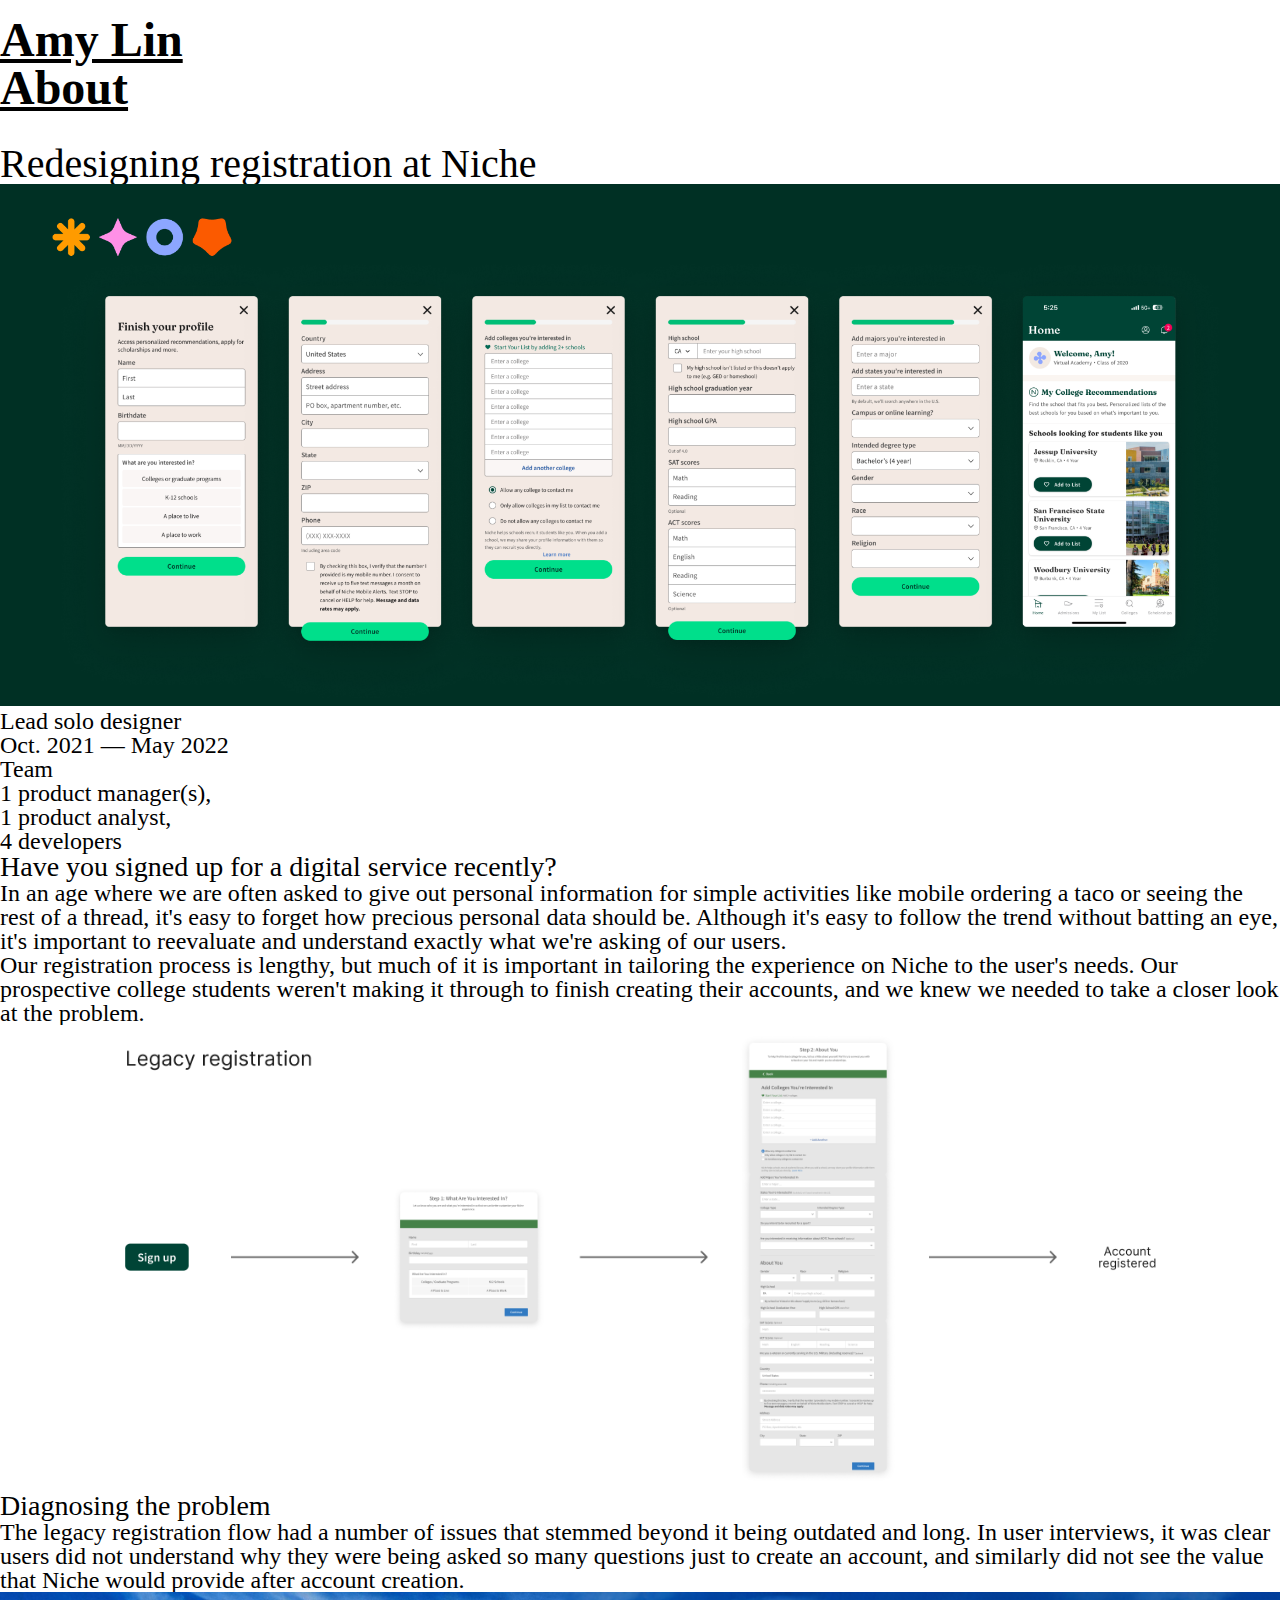
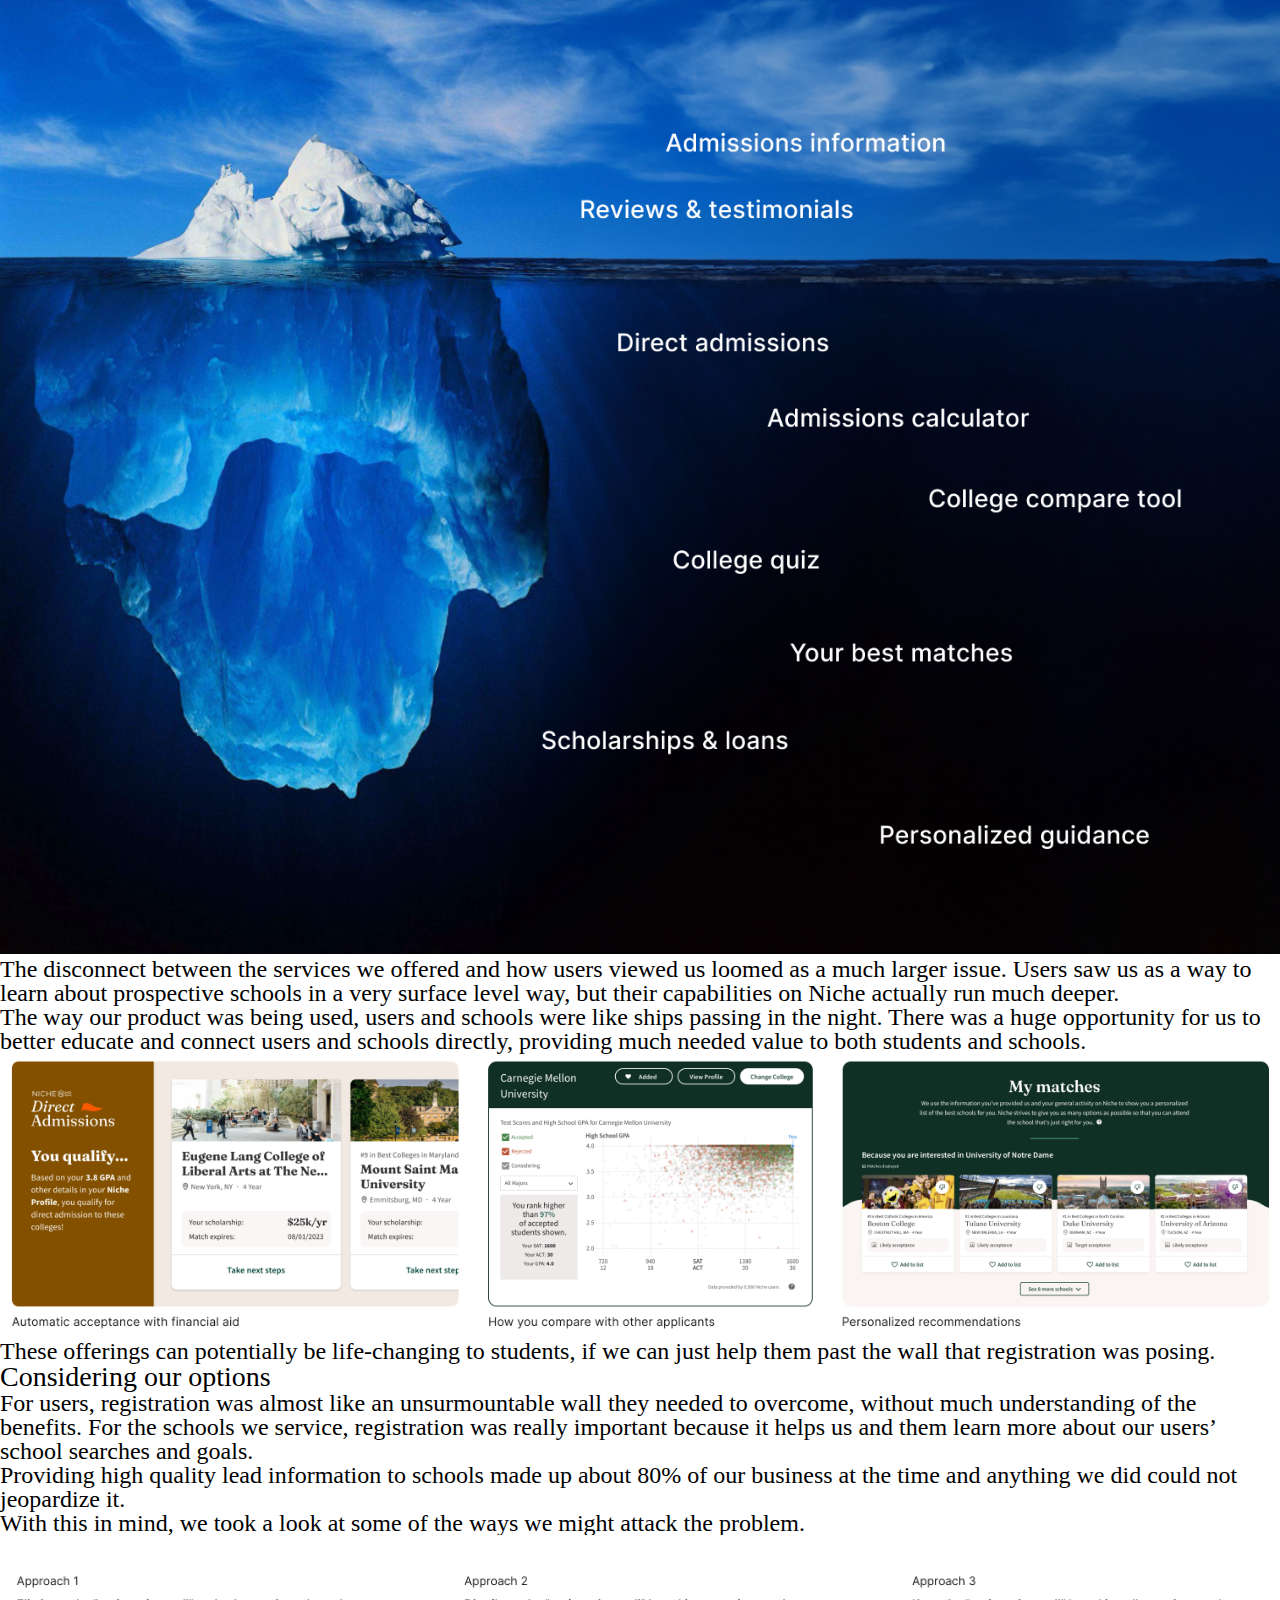
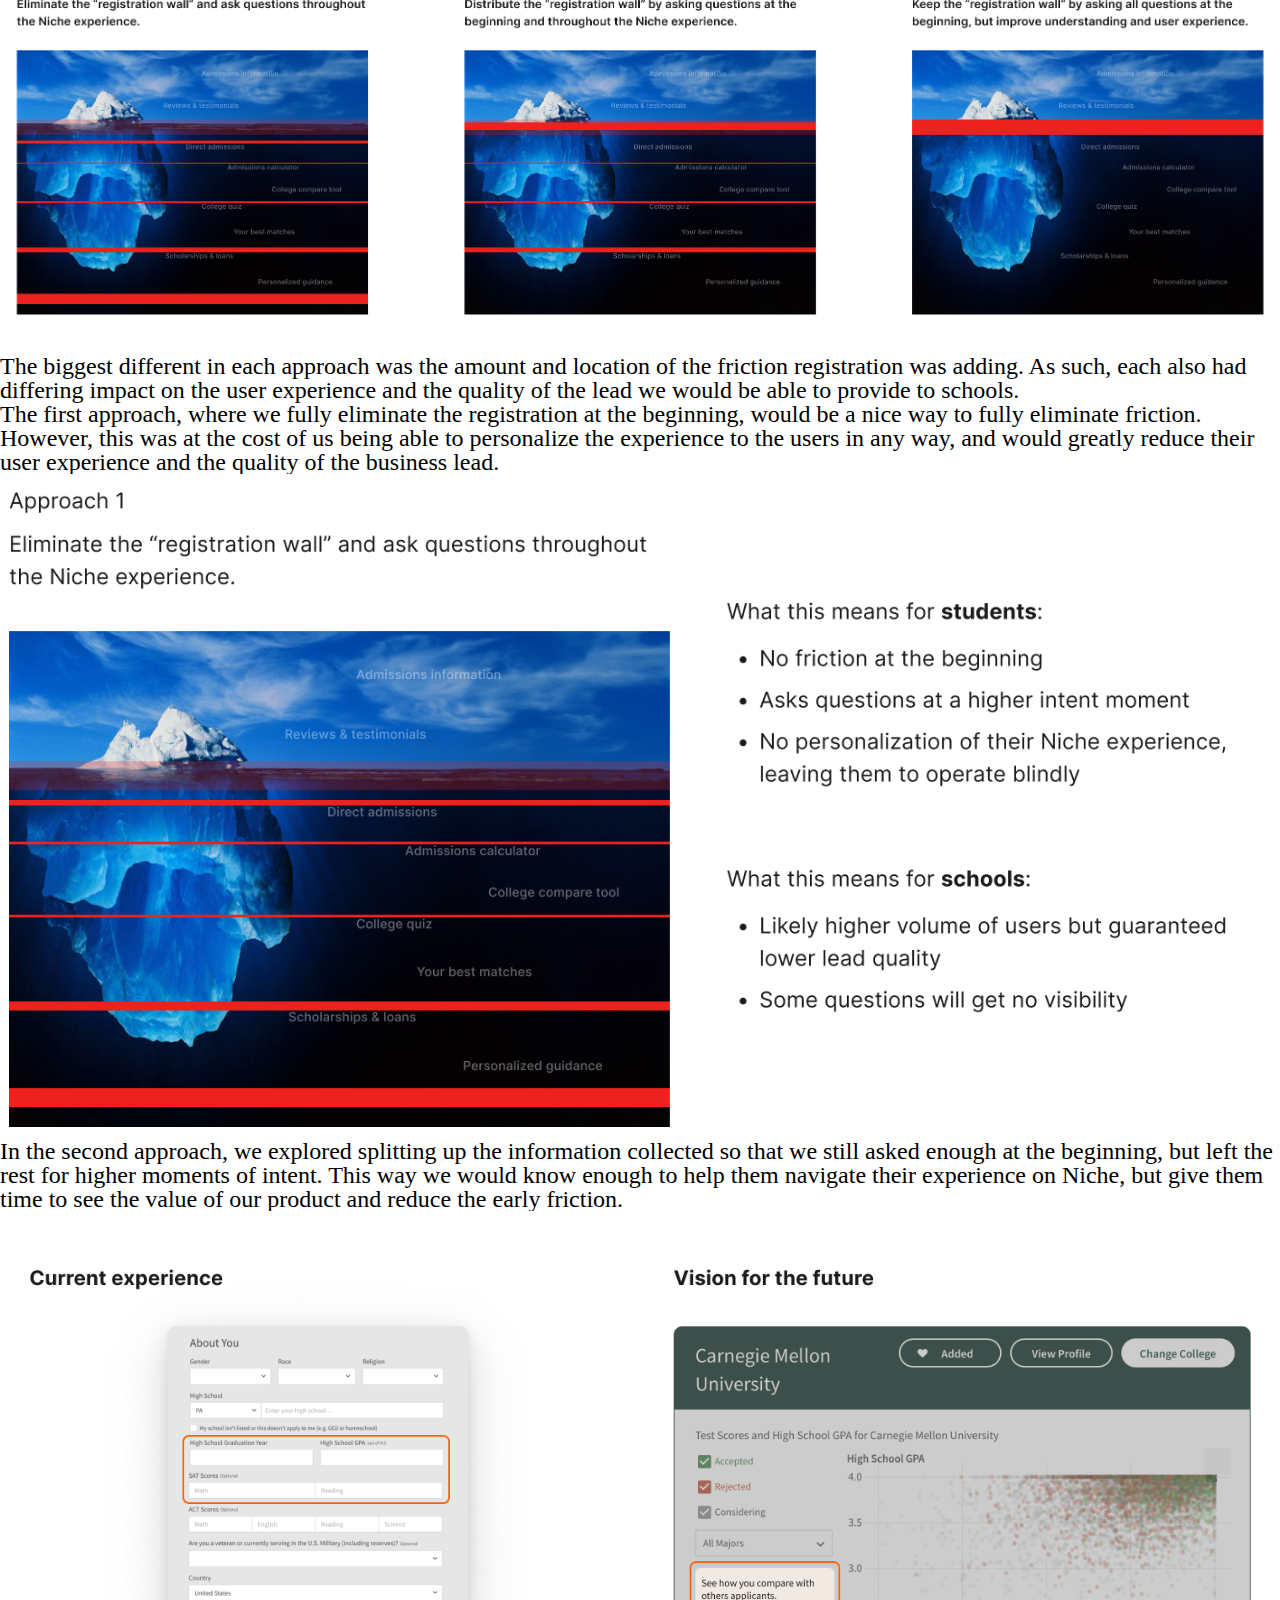
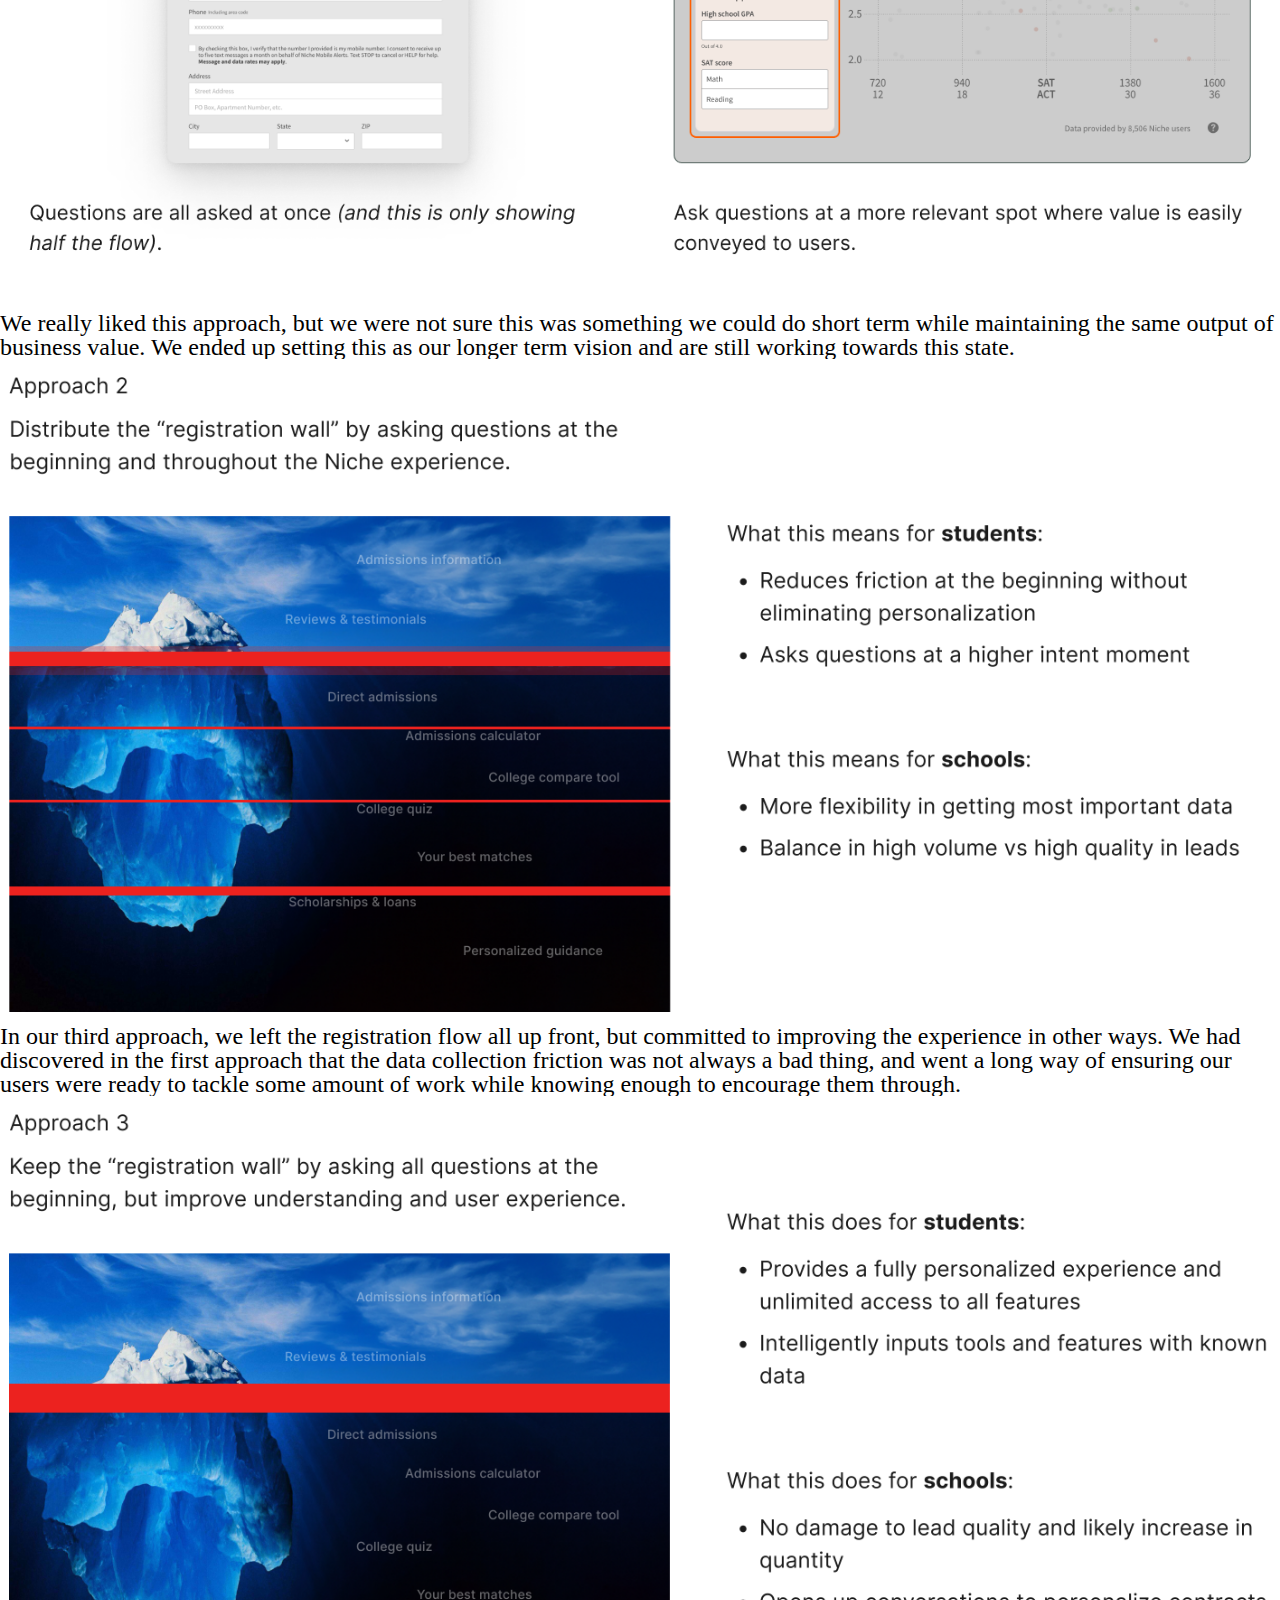
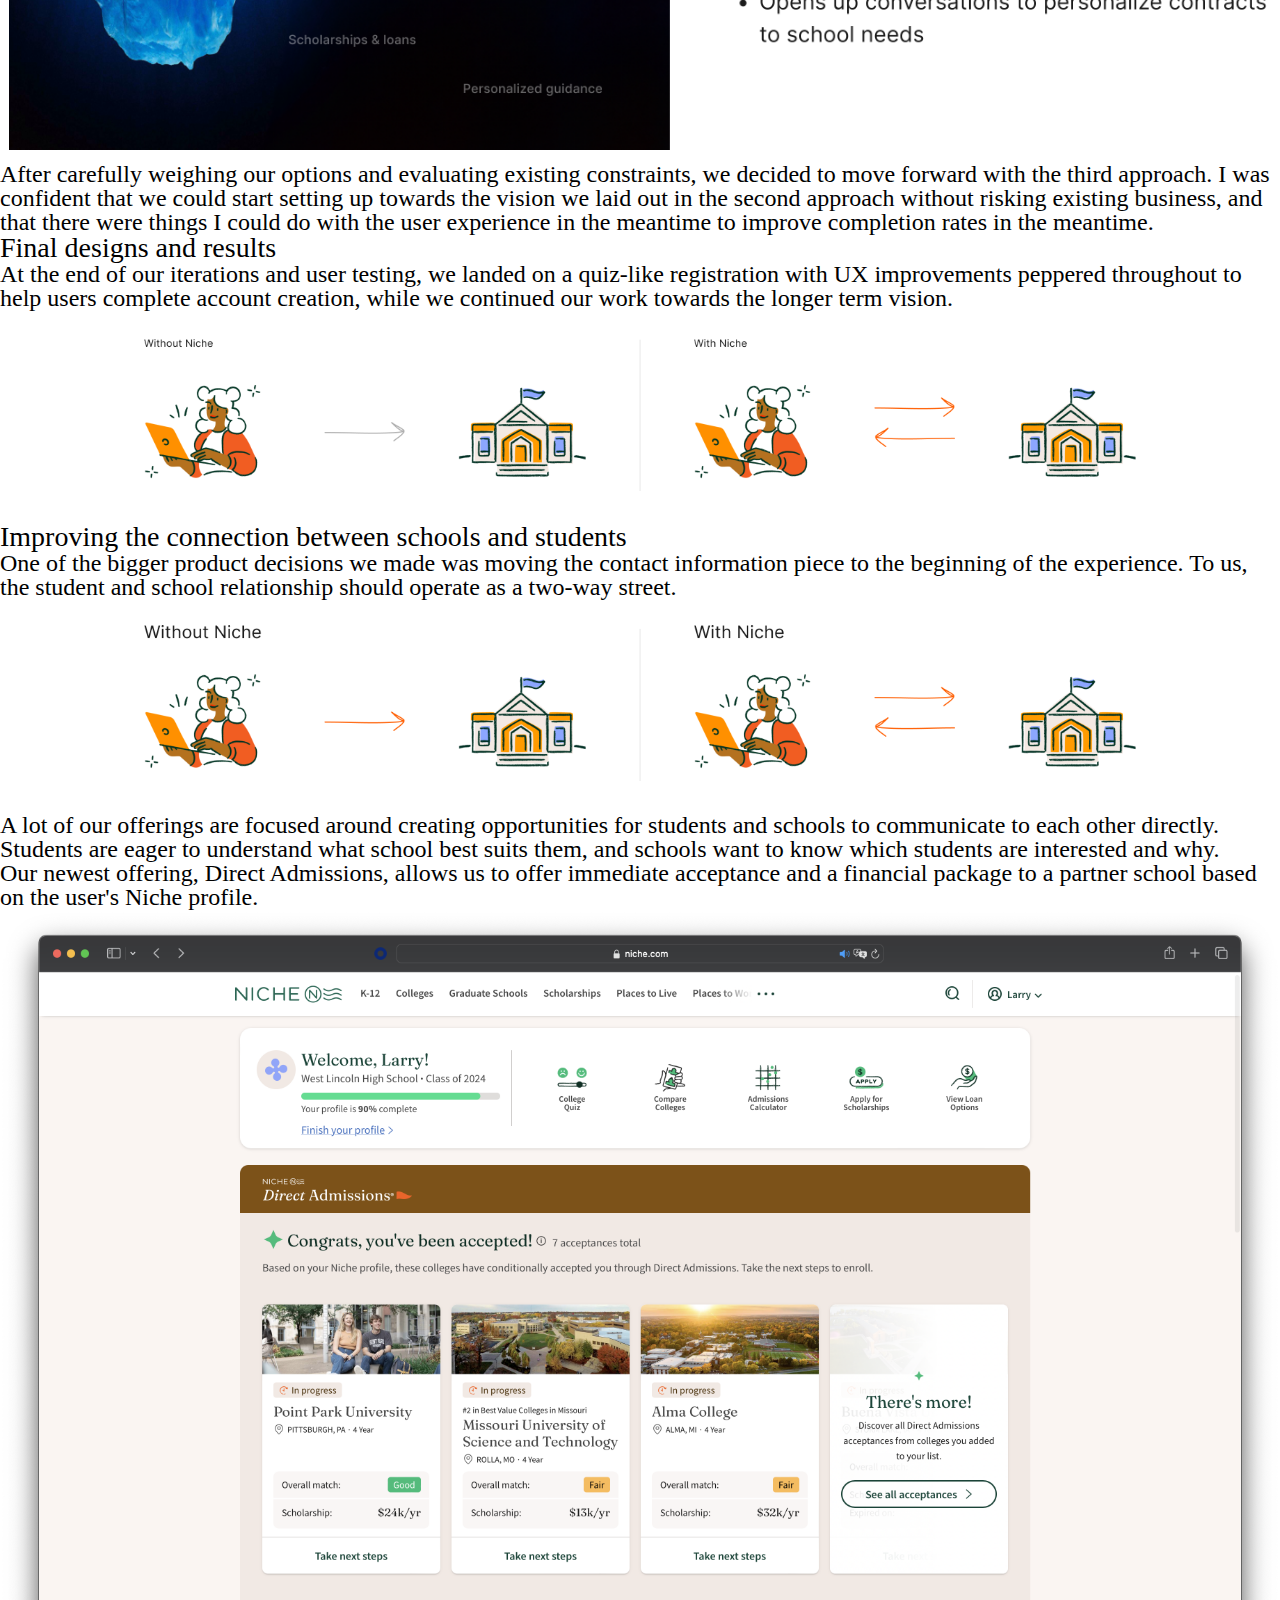
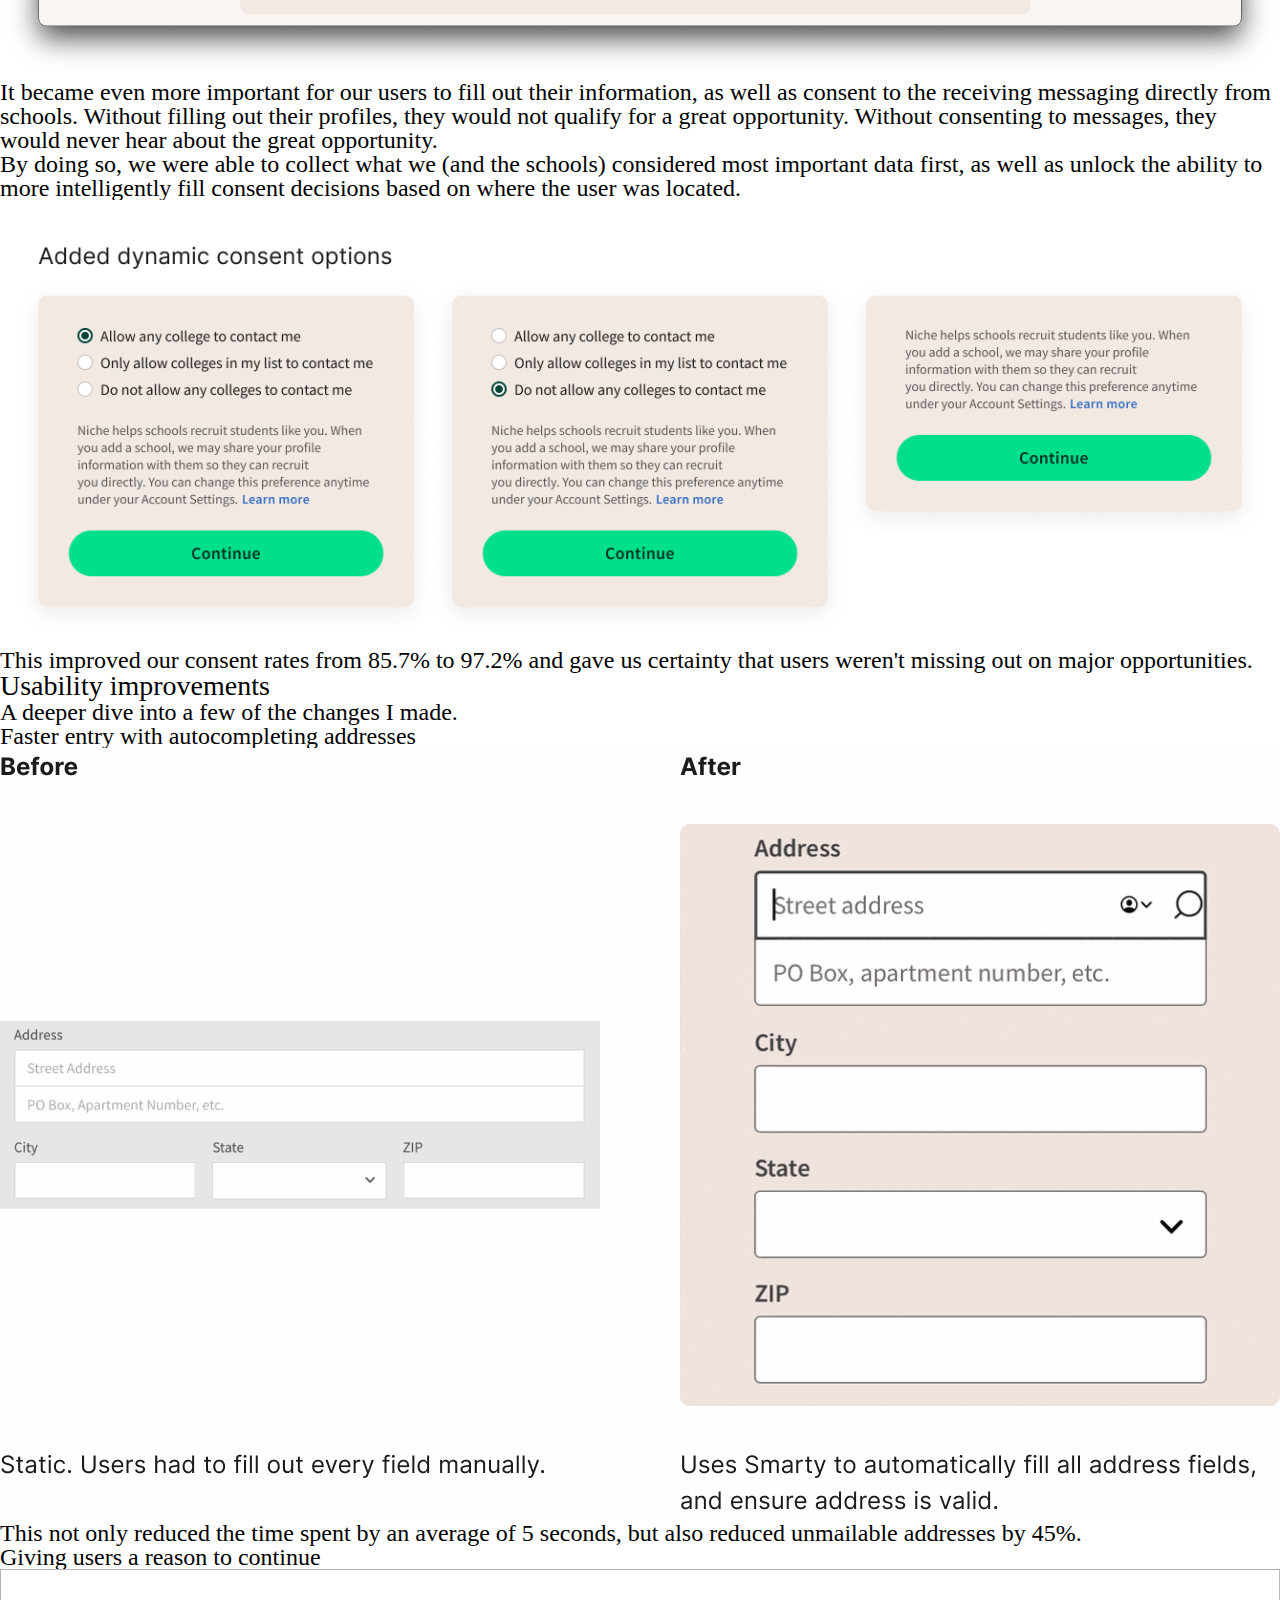
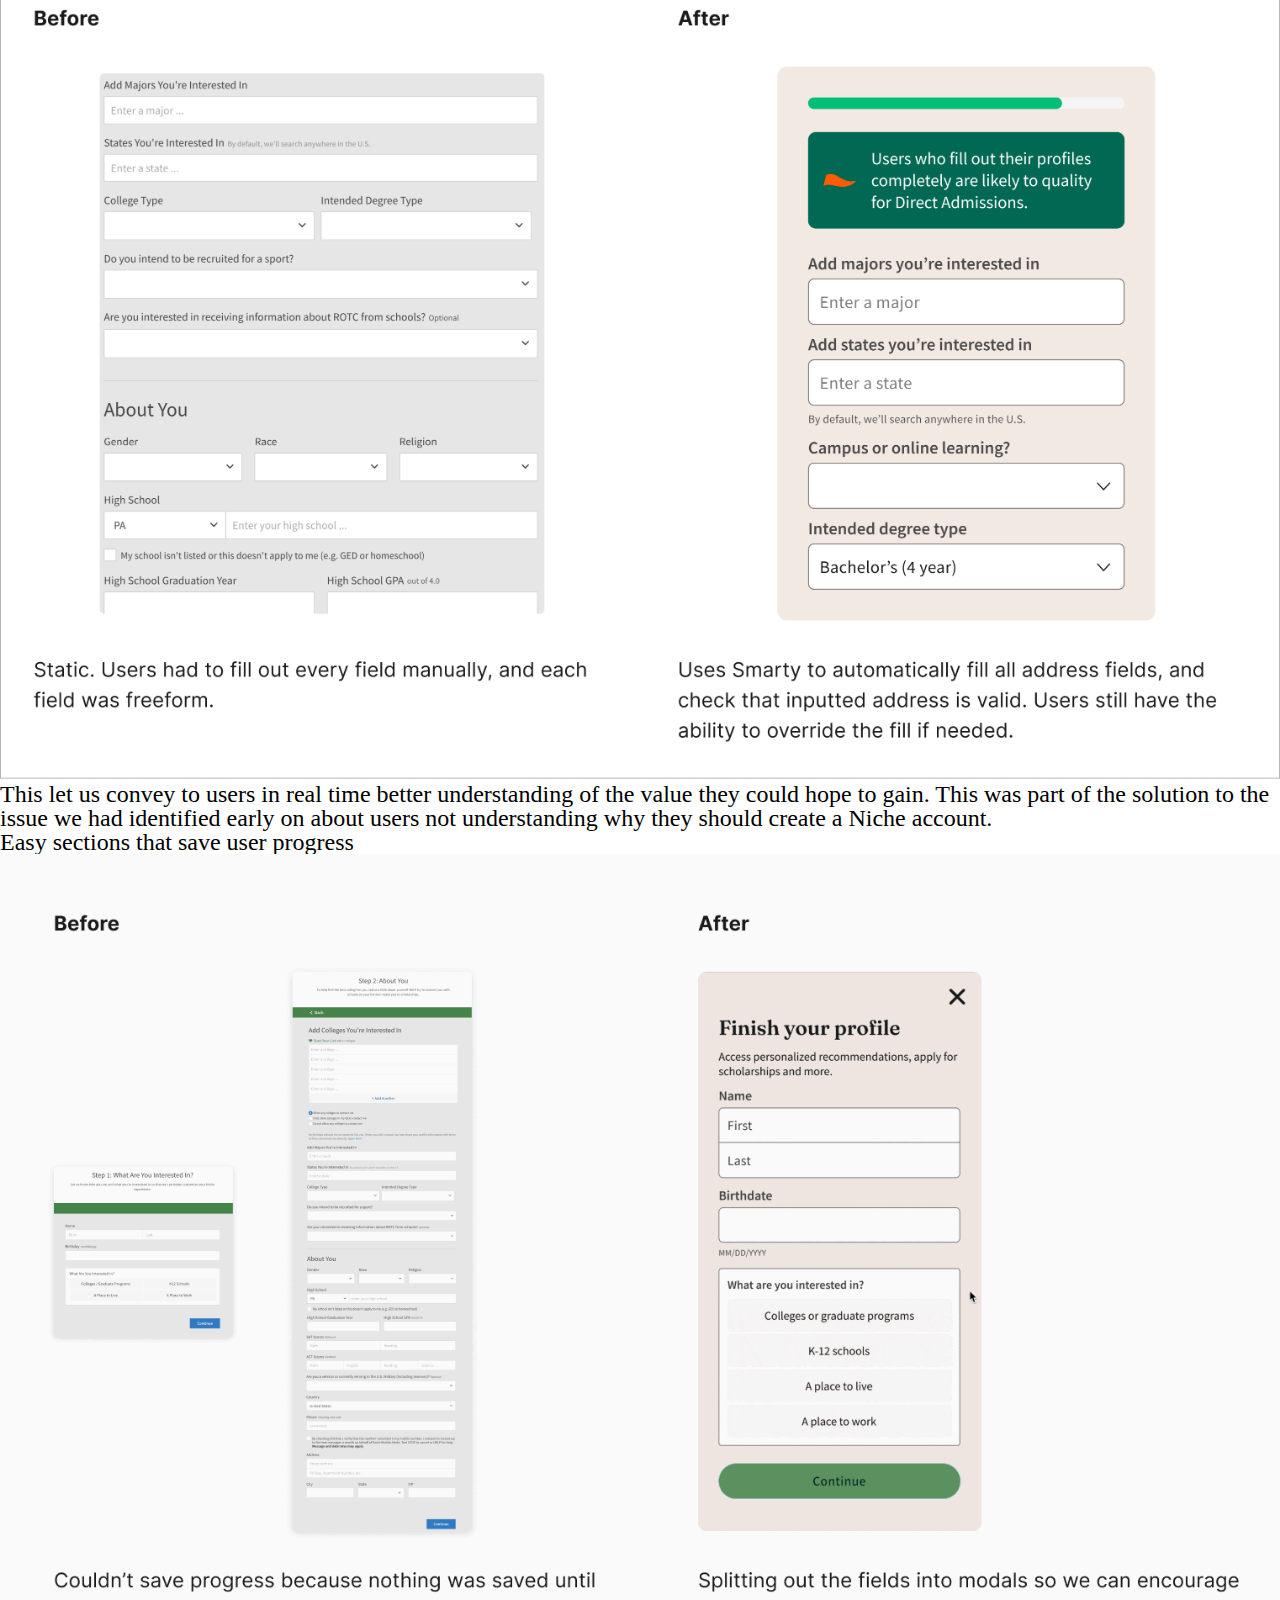
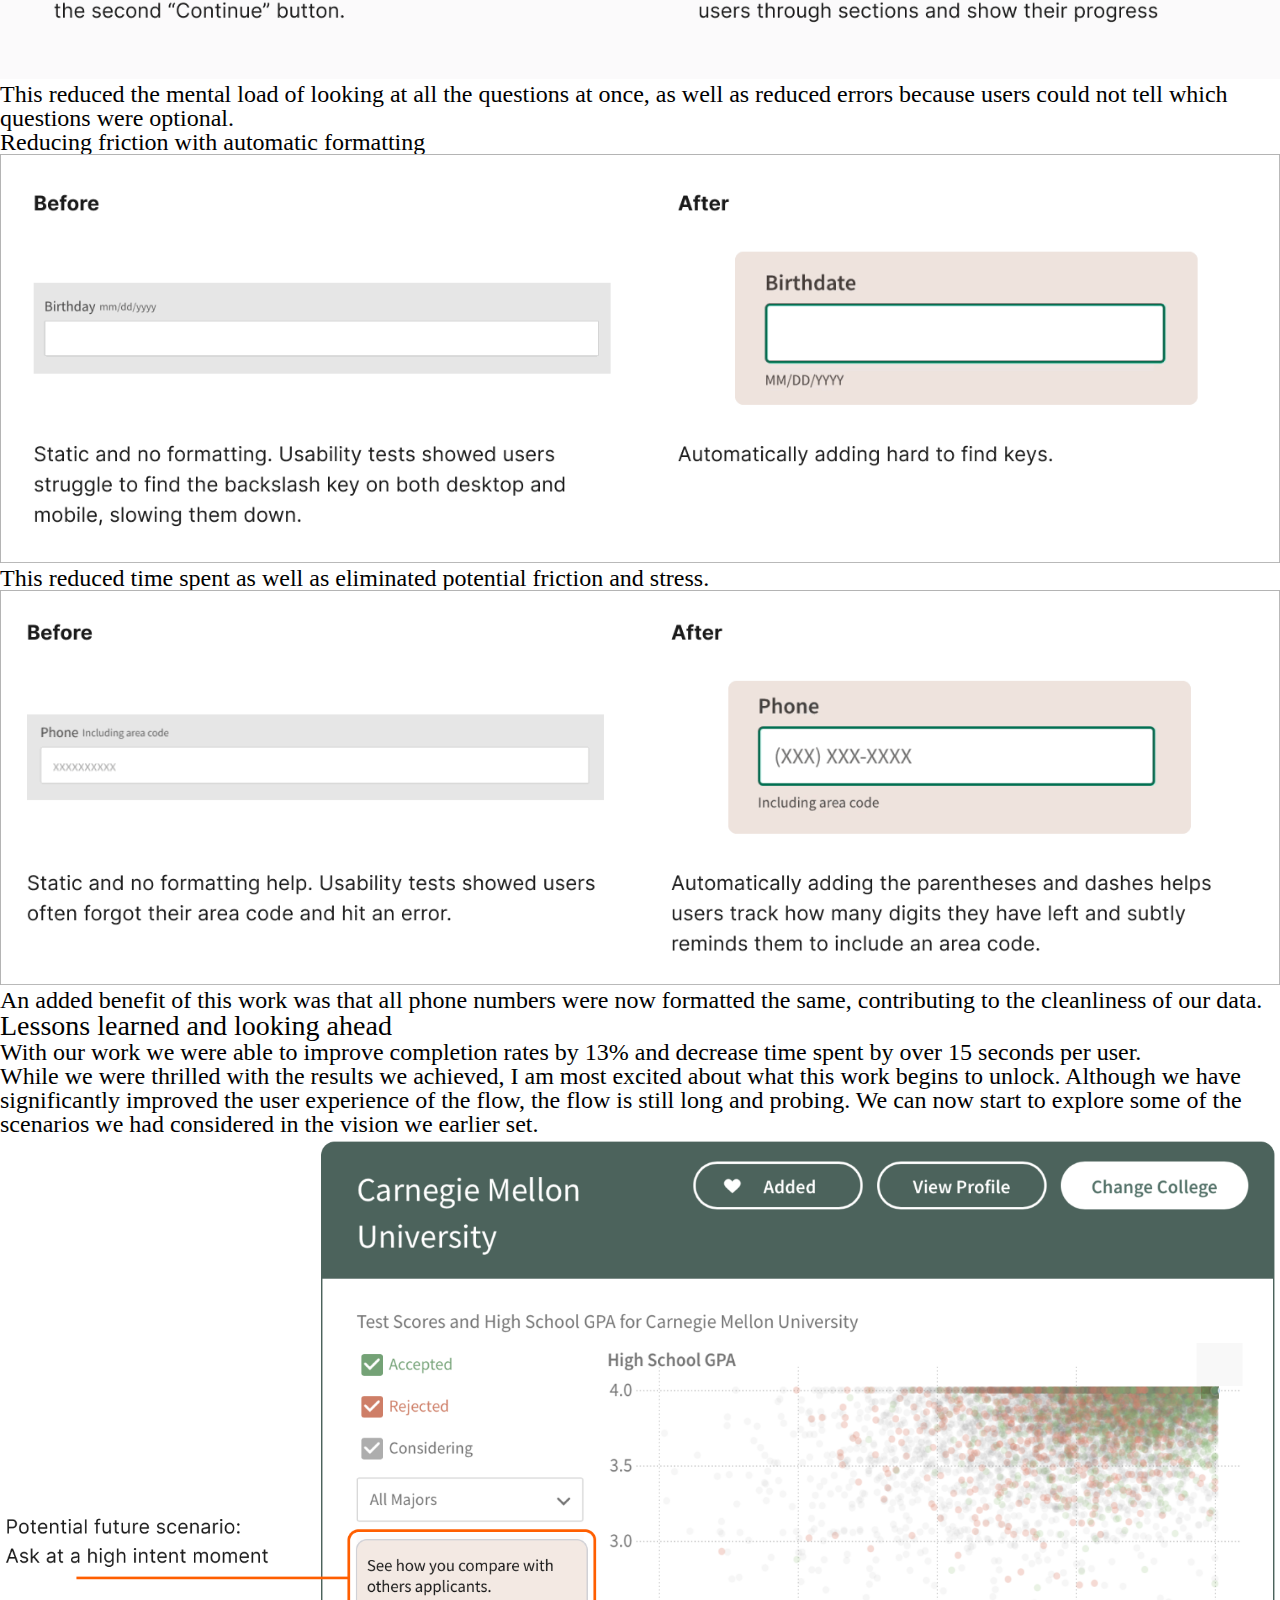
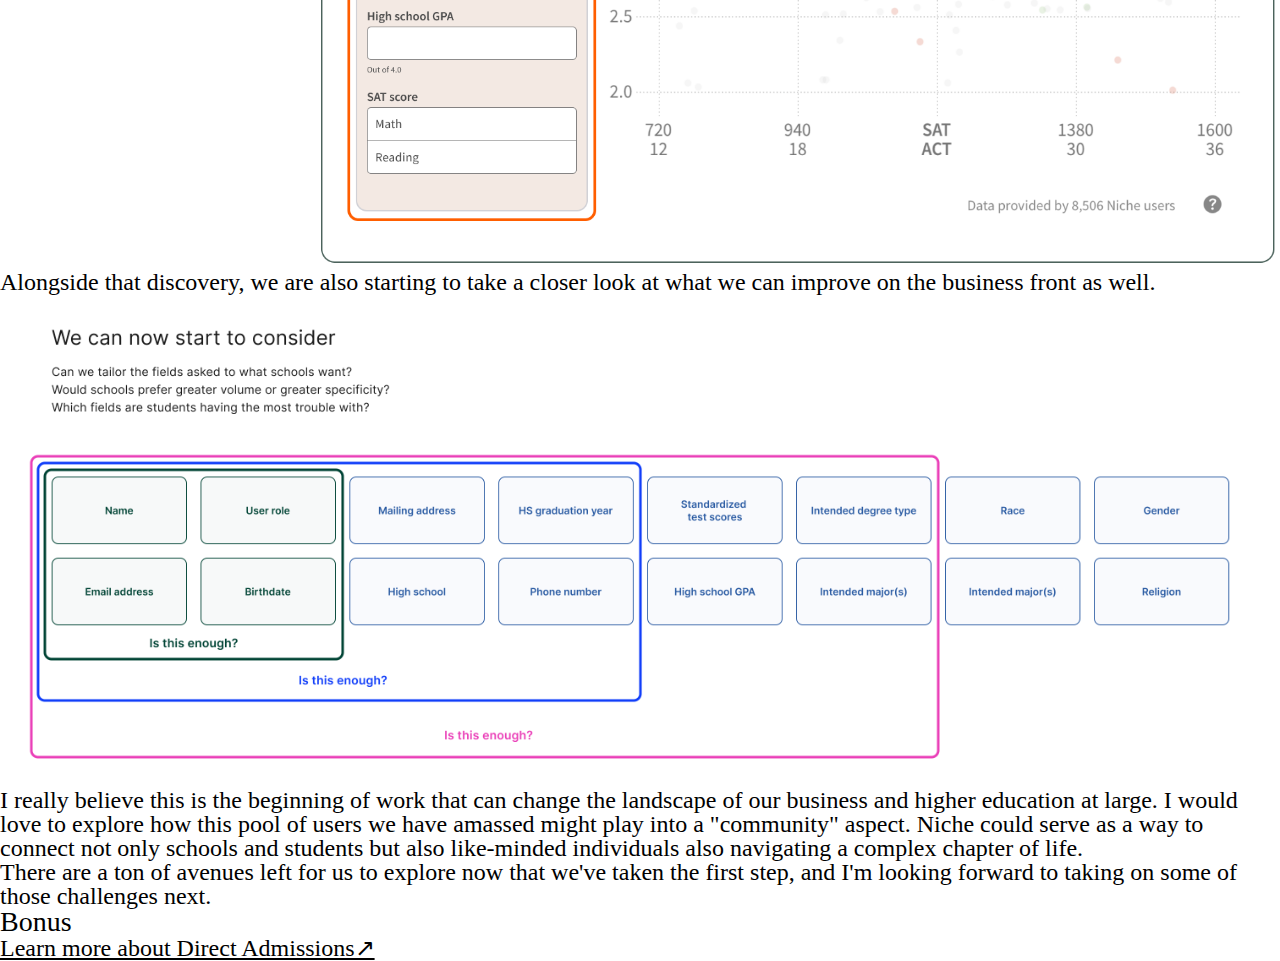
<file: registration.html>
<!DOCTYPE html>
<html>
<head>
    <!-- Google tag (gtag.js) -->
    <script async src="https://www.googletagmanager.com/gtag/js?id=G-NLR3CZEK38"></script>
    <script>
      window.dataLayer = window.dataLayer || [];
      function gtag(){dataLayer.push(arguments);}
      gtag('js', new Date());

      gtag('config', 'G-NLR3CZEK38');
    </script>
    <link rel="stylesheet" type="text/css" href="assets/css/reset.css">
    <link href="https://fonts.googleapis.com/css2?family=Archivo:wght@300;400;700&amp;family=Nanum+Myeongjo:wght@700&amp;display=swap" rel="stylesheet">
    
    <link rel="preconnect" href="https://fonts.googleapis.com">
    <link rel="preconnect" href="https://fonts.gstatic.com" crossorigin>
    <link href="https://fonts.googleapis.com/css2?family=Inter:wght@100..900&display=swap" rel="stylesheet">
    
    <script src="https://ajax.googleapis.com/ajax/libs/jquery/3.2.1/jquery.min.js"></script>
	<meta name="viewport" content="width=device-width, initial-scale=1.0">
<!--    <script src="assets/js/parallax.min.js"></script>-->
	<link rel="stylesheet" type="text/css" href="assets/css/style.css">
</head>

<body>    
    <nav>
        <div class="nav">
            <h1 class="logo"><a href="index.html">Amy Lin</a></h1>
            <div class="pages">
                <h1><a href="about.html">About</a></h1>
            </div>
        </div>
    </nav>
    
    <div class="desc">
        <h2>Redesigning registration at Niche</h2>
        <img class="narrow toppic" src="assets/images/registration/registration0.png">
    </div>
    
    <div class="top">
        <div class="sidebar">
            <p class="stuff">Lead solo designer</p>
            <p class="stuff">Oct. 2021 &#8212; May 2022</p>
            <p class="label">Team</p>
            <p class="stuff">1 product manager(s), <br>1 product analyst, <br>4 developers</p>
        </div>
        <h3 class="right">Have you signed up for a digital service recently?</h3>
        <p class="right">In an age where we are often asked to give out personal information for simple activities like mobile ordering a taco or seeing the rest of a thread, it's easy to forget how precious personal data should be. Although it's easy to follow the trend without batting an eye, it's important to reevaluate and understand exactly what we're asking of our users.</p>
        <p class="right">Our registration process is lengthy, but much of it is important in tailoring the experience on Niche to the user's needs. Our prospective college students weren't making it through to finish creating their accounts, and we knew we needed to take a closer look at the problem.</p>
    </div>
    <img class="widest" src="assets/images/registration/registration1.png">
    <div class="main">
        <h3>Diagnosing the problem</h3>
        <p>The legacy registration flow had a number of issues that stemmed beyond it being outdated and long. In user interviews, it was clear users did not understand why they were being asked so many questions just to create an account, and similarly did not see the value that Niche would provide after account creation. </p> 
        <img class="narrow" src="assets/images/registration/registration2.png">
        <p>The disconnect between the services we offered and how users viewed us loomed as a much larger issue. Users saw us as a way to learn about prospective schools in a very surface level way, but their capabilities on Niche actually run much deeper.</p>
        <p>The way our product was being used, users and schools were like ships passing in the night. There was a huge opportunity for us to better educate and connect users and schools directly, providing much needed value to both students and schools. </p>
<!--        <p>Niche partners with schools to offer acceptances and financial aid packages directly to students in a program called Direct Admissions. There are also tools like Admissions Calculator, which uses the user&#x27;s test scores and GPA to give a rough idea of their chances at a specific school, and the College Compare Tool, which lets users contrast schools against each other using their own, personalized criteria.</p>-->
    </div>
        <img class="widest" src="assets/images/registration/registration3.png">
    <div class="main"> 
        <p>These offerings can potentially be life-changing to students, if we can just help them past the wall that registration was posing. </p>
        <h3>Considering our options</h3>
        <p>For users, registration was almost like an unsurmountable wall they needed to overcome, without much understanding of the benefits. For the schools we service, registration was really important because it helps us and them learn more about our users’ school searches and goals.</p>
        <p>Providing high quality lead information to schools made up about 80% of our business at the time and anything we did could not jeopardize it.</p>
        <p>With this in mind, we took a look at some of the ways we might attack the problem.</p>
    </div>
        <img class="widest" src="assets/images/registration/registration5.png">
    <div class="main">    
        <p>The biggest different in each approach was the amount and location of the friction registration was adding. As such, each also had differing impact on the user experience and the quality of the lead we would be able to provide to schools.</p>
        <p>The first approach, where we fully eliminate the registration at the beginning, would be a nice way to fully eliminate friction. However, this was at the cost of us being able to personalize the experience to the users in any way, and would greatly reduce their user experience and the quality of the business lead. </p>
        <img class="narrow" src="assets/images/registration/registration6.1.png">
        <p>In the second approach, we explored splitting up the information collected so that we still asked enough at the beginning, but left the rest for higher moments of intent. This way we would know enough to help them navigate their experience on Niche, but give them time to see the value of our product and reduce the early friction.</p>
        <img class="narrow" src="assets/images/registration/registration7.png">
        <p>We really liked this approach, but we were not sure this was something we could do short term while maintaining the same output of business value. We ended up setting this as our longer term vision and are still working towards this state.</p>
        <img class="narrow" src="assets/images/registration/registration6.2.png">
        <p>In our third approach, we left the registration flow all up front, but committed to improving the experience in other ways. We had discovered in the first approach that the data collection friction was not always a bad thing, and went a long way of ensuring our users were ready to tackle some amount of work while knowing enough to encourage them through.</p>
        <img class="narrow" src="assets/images/registration/registration6.3.png">   
        <p>After carefully weighing our options and evaluating existing constraints, we decided to move forward with the third approach. I was confident that we could start setting up towards the vision we laid out in the second approach without risking existing business, and that there were things I could do with the user experience in the meantime to improve completion rates in the meantime. </p>
        <h3>Final designs and results</h3>
        <p>At the end of our iterations and user testing, we landed on a quiz-like registration with UX improvements peppered throughout to help users complete account creation, while we continued our work towards the longer term vision.</p>
    </div>
        <img class="widest" src="assets/images/registration/registration9.png">
    <div class="main">  
        <h3>Improving the connection between schools and students</h3>
        <p>One of the bigger product decisions we made was moving the contact information piece to the beginning of the experience. To us, the student and school relationship should operate as a two-way street.</p>
    </div>
        <img class="widest" src="assets/images/registration/registration12.png">
    <div class="main"> 
        <p>A lot of our offerings are focused around creating opportunities for students and schools to communicate to each other directly. Students are eager to understand what school best suits them, and schools want to know which students are interested and why. </p>
        <p>Our newest offering, Direct Admissions, allows us to offer immediate acceptance and a financial package to a partner school based on the user's Niche profile.</p>
        <img class="narrow" src="assets/images/registration/registration8.png">
        <p>It became even more important for our users to fill out their information, as well as consent to the receiving messaging directly from schools. Without filling out their profiles, they would not qualify for a great opportunity. Without consenting to messages, they would never hear about the great opportunity.</p>
        <p>By doing so, we were able to collect what we (and the schools) considered most important data first, as well as unlock the ability to more intelligently fill consent decisions based on where the user was located. </p>
        <img class="narrow" src="assets/images/registration/registration11.png">
        <p>This improved our consent rates from 85.7% to 97.2% and gave us certainty that users weren't missing out on major opportunities.</p>
        <h3>Usability improvements</h3>
        <p>A deeper dive into a few of the changes I made.</p>
        <p class="label">Faster entry with autocompleting addresses</p>
        <img class="narrow under" src="assets/images/registration/address.gif">
        <p>This not only reduced the time spent by an average of 5 seconds, but also reduced unmailable addresses by 45%. </p>
        <p class="label">Giving users a reason to continue</p>
        <img class="narrow under" src="assets/images/registration/marketing.png">
        <p>This let us convey to users in real time better understanding of the value they could hope to gain. This was part of the solution to the issue we had identified early on about users not understanding why they should create a Niche account.</p>
        <p class="label">Easy sections that save user progress</p>
        <img class="narrow under" src="assets/images/registration/multistep.gif">
        <p>This reduced the mental load of looking at all the questions at once, as well as reduced errors because users could not tell which questions were optional.</p>
        <p class="label">Reducing friction with automatic formatting</p>
        <img class="narrow under" src="assets/images/registration/birthdate.gif">
        <p>This reduced time spent as well as eliminated potential friction and stress.</p>
        <img class="narrow under" src="assets/images/registration/phone.gif">
        <p>An added benefit of this work was that all phone numbers were now formatted the same, contributing to the cleanliness of our data.</p>
        <h3>Lessons learned and looking ahead</h3>
        <p>With our work we were able to improve completion rates by 13% and decrease time spent by over 15 seconds per user.</p>
        <p>While we were thrilled with the results we achieved, I am most excited about what this work begins to unlock. Although we have significantly improved the user experience of the flow, the flow is still long and probing. We can now start to explore some of the scenarios we had considered in the vision we earlier set.</p>
        <img class="narrow" src="assets/images/registration/registration15.png">
        <p>Alongside that discovery, we are also starting to take a closer look at what we can improve on the business front as well.</p>
    </div>
        <img class="widest" src="assets/images/registration/registration10.png">
    <div class="main">     
        <p>I really believe this is the beginning of work that can change the landscape of our business and higher education at large. I would love to explore how this pool of users we have amassed might play into a "community" aspect. Niche could serve as a way to connect not only schools and students but also like-minded individuals also navigating a complex chapter of life.</p>
        <p>There are a ton of avenues left for us to explore now that we've taken the first step, and I'm looking forward to taking on some of those challenges next.</p>
        <h3>Bonus</h3>
        <p><a href="https://www.wsj.com/articles/more-colleges-offering-admission-to-students-who-never-applied-11668089120" target="_blank">Learn more about Direct Admissions&#8599;&#xFE0E;</a></p>
    </div>
    
    
</body>

</html>
</file>
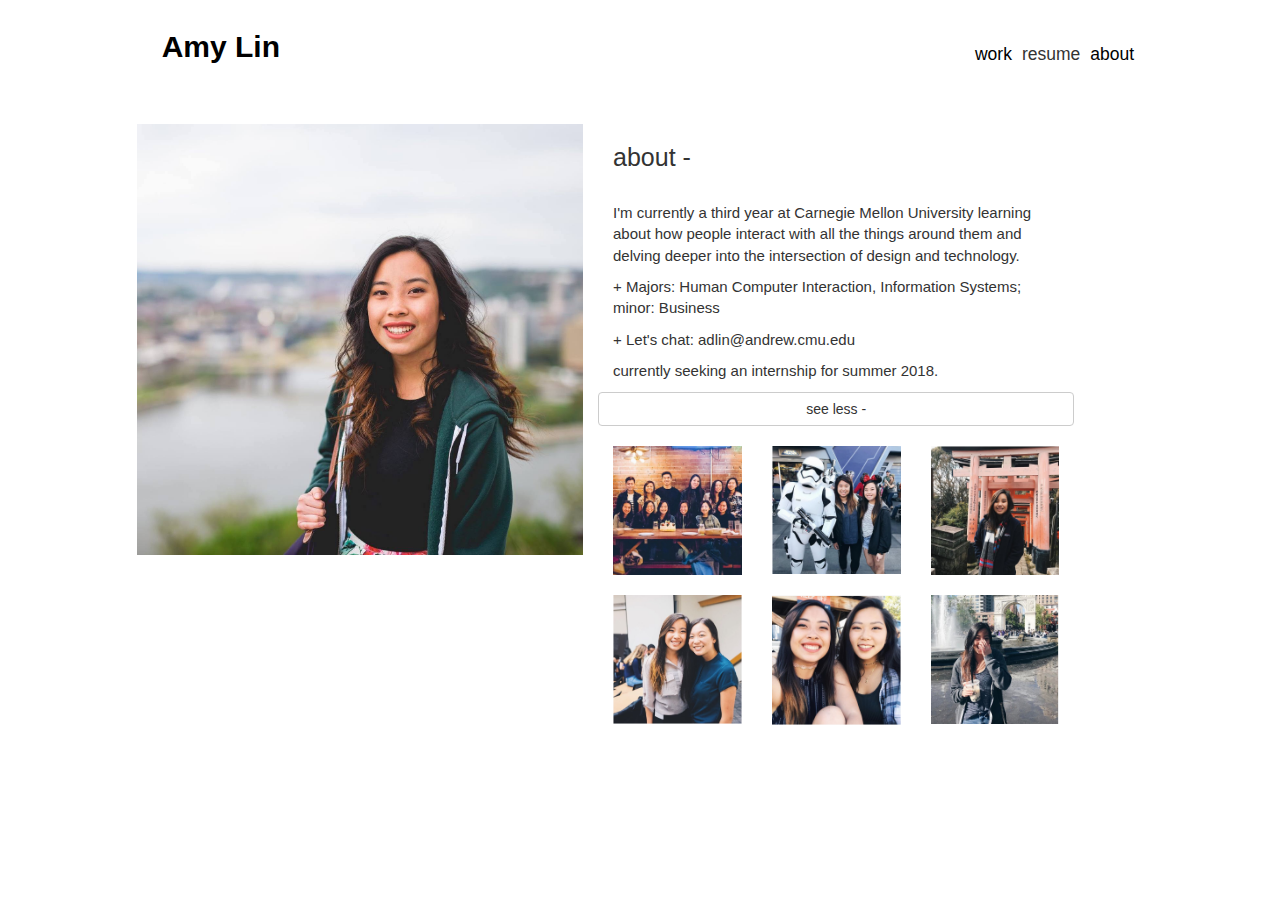
<file: htmls/about.html>
<!DOCTYPE html>
<html>
<head>
    <link rel="stylesheet" type="text/css" href="../assets/css/reset.css">
    <link href="https://fonts.googleapis.com/css?family=Open+Sans:300,400,400i,700" rel="stylesheet">
    <link rel="stylesheet" href="https://maxcdn.bootstrapcdn.com/bootstrap/3.3.7/css/bootstrap.min.css" integrity="sha384-BVYiiSIFeK1dGmJRAkycuHAHRg32OmUcww7on3RYdg4Va+PmSTsz/K68vbdEjh4u" crossorigin="anonymous">
    <script src="https://ajax.googleapis.com/ajax/libs/jquery/3.2.1/jquery.min.js"></script>
	<script src="https://maxcdn.bootstrapcdn.com/bootstrap/3.3.7/js/bootstrap.min.js" integrity="sha384-Tc5IQib027qvyjSMfHjOMaLkfuWVxZxUPnCJA7l2mCWNIpG9mGCD8wGNIcPD7Txa" crossorigin="anonymous"></script>
		
	<link rel="stylesheet" type="text/css" href="../assets/css/style.css">
	<script src="../assets/js/main.js" type="text/javascript"></script>

</head>

<body>
    <nav>
        <div class="col-md-3  col-md-offset-1" id="name">
            <h1><a href="../index.html">Amy Lin</a></h1>
        </div>
        <div class="col-md-5">
        </div>
        <div class="col-md-3" id="pages">
            <h3><a href="../index.html">work</a></h3>
            <h3>resume</h3>
            <h3><a href="about.html">about</a></h3>
        </div>
    </nav>
    <br>
    <hr/>
    
    <div id="about" class="col-md-11 col-md-offset-1">
        <div id="block" class="">
            <img src="../assets/images/ai1.jpg" class="col-md-5">
            <div id="inner-block" class="col-md-5">
                <h2>about -</h2>
                <br />
                <p>I'm currently a third year at Carnegie Mellon University learning about how people interact with all the things around them and delving deeper into the intersection of design and technology.</p>
                <p>+ Majors: Human Computer Interaction, Information Systems; minor: Business</p>
                <p>+ Let's chat: adlin@andrew.cmu.edu</p>
                <p>currently seeking an internship for summer 2018. </p>
            </div>
            <p></p>
            <input type="button" onclick="change()" id="toggleFunc" class="btn btn-default col-md-5" value="see less -"> </input>
            <div id="block2" class="col-md-5">
        
                <div class="outer">
                    <div class="row">
                        <img class="col-md-4 col-sm-6" src="../assets/images/1.png">
                        <img class="col-md-4 co-sm-6" src="../assets/images/2.png">
                        <img class="col-md-4" src="../assets/images/3.png">
                    </div>
                    <div class="row">
                        <img class="col-md-4" src="../assets/images/4.png">
                        <img class="col-md-4" src="../assets/images/5.png">
                        <img class="col-md-4" src="../assets/images/6.png">
                    </div>
                </div>
            </div>
        </div>
    </div>
       
       <!-- JS -->
		<script type="text/javascript" src="../assets/js/script.js"></script>
        

</body>

</html>
</file>
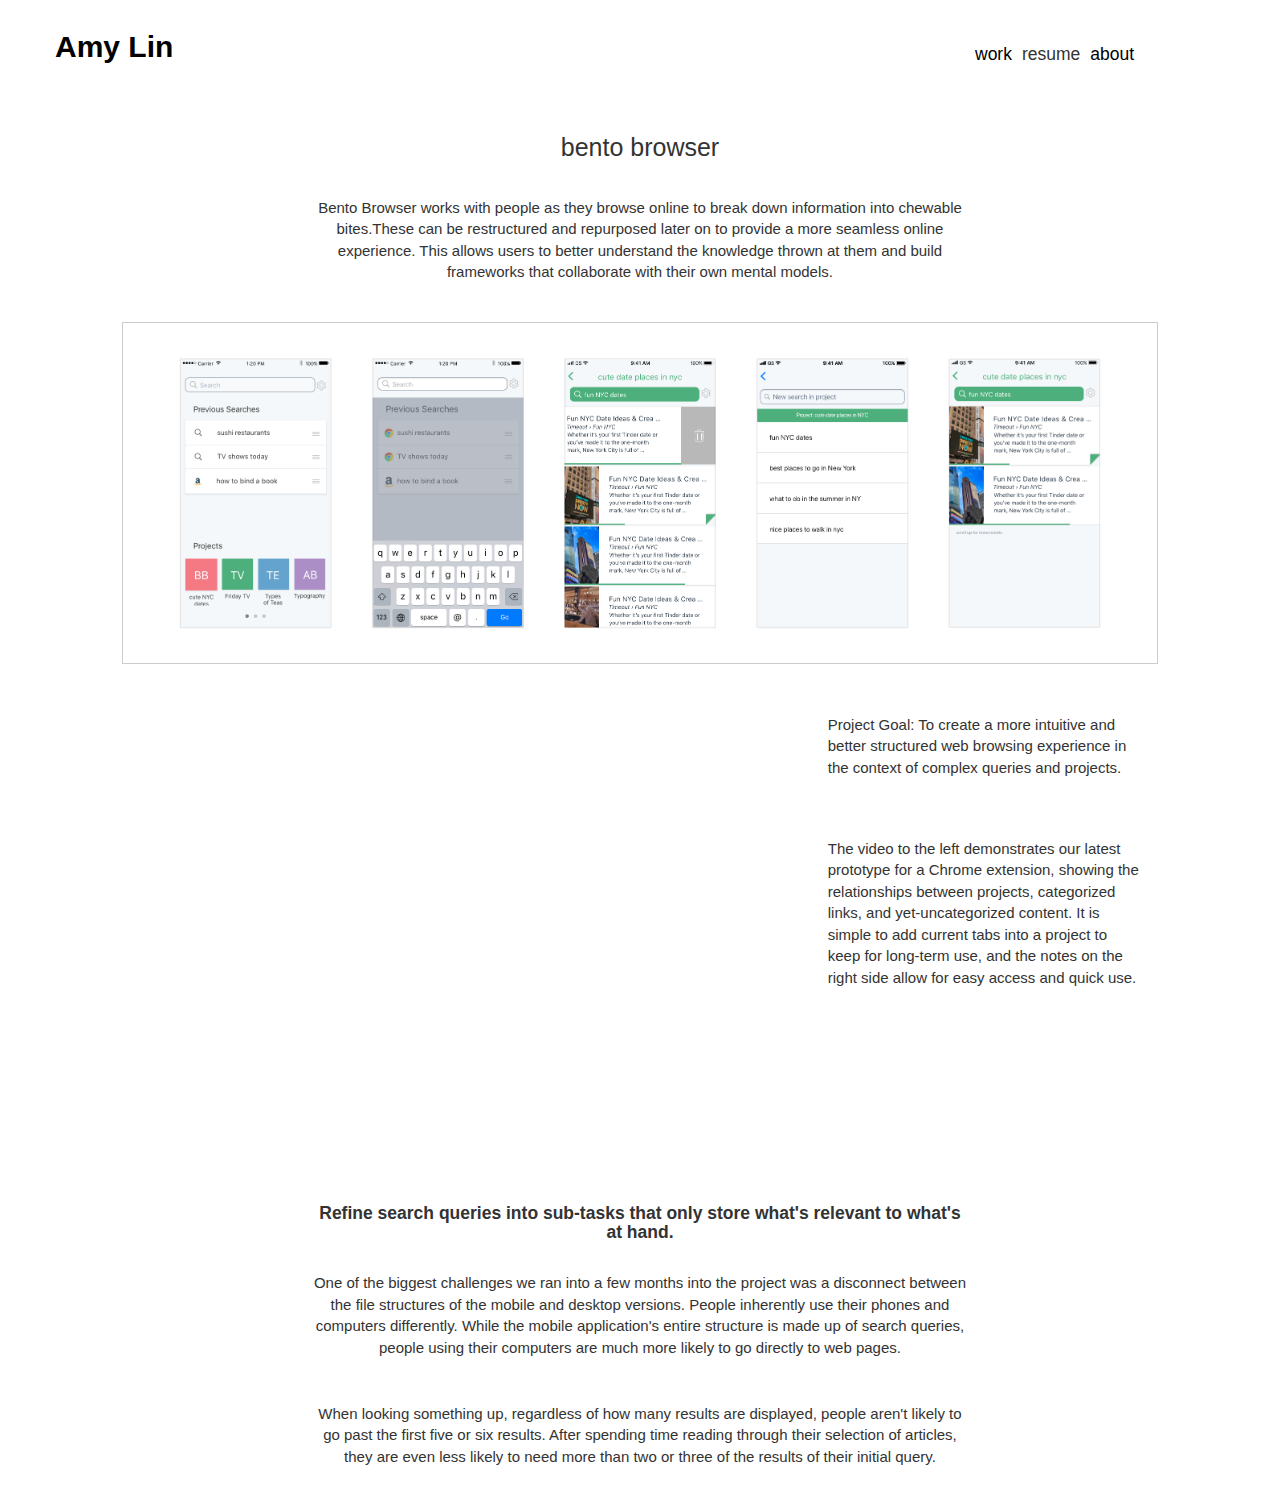
<file: htmls/project1.html>
<!DOCTYPE html>
<html>
<head>
    <link rel="stylesheet" type="text/css" href="../assets/css/reset.css">
    <link href="https://fonts.googleapis.com/css?family=Open+Sans:300,400,400i,700" rel="stylesheet">
    <link rel="stylesheet" href="https://maxcdn.bootstrapcdn.com/bootstrap/3.3.7/css/bootstrap.min.css" integrity="sha384-BVYiiSIFeK1dGmJRAkycuHAHRg32OmUcww7on3RYdg4Va+PmSTsz/K68vbdEjh4u" crossorigin="anonymous">
    <script src="https://ajax.googleapis.com/ajax/libs/jquery/3.2.1/jquery.min.js"></script>
	<script src="https://maxcdn.bootstrapcdn.com/bootstrap/3.3.7/js/bootstrap.min.js" integrity="sha384-Tc5IQib027qvyjSMfHjOMaLkfuWVxZxUPnCJA7l2mCWNIpG9mGCD8wGNIcPD7Txa" crossorigin="anonymous"></script>
	<link rel="stylesheet" type="text/css" href="../assets/css/style.css">
	<script src="../assets/js/main.js" type="text/javascript"></script>

</head>

<body>
    <nav>
        <div class="col-md-3" id="name">
            <h1><a href="../index.html">Amy Lin</a></h1>
        </div>
        <div class="col-md-6">
        </div>
        <div class="col-md-3" id="pages">
            <h3><a href="../index.html">work</a></h3>
            <h3>resume</h3>
            <h3><a href="about.html">about</a></h3>
        </div>
    </nav>
    <br>
    <hr/>
    
    <div id="project1" class="col-md-10 col-md-offset-1">
        <h2 align="center">bento browser</h2>
        <p align="center" class="col-md-8 col-md-offset-2">Bento Browser works with people as they browse online to break down information into chewable bites.These can be restructured and repurposed later on to provide a more seamless online experience. This allows users to better understand the knowledge thrown at them and build frameworks that collaborate with their own mental models.</p>
        <img class="col-md-12" align="center" src="../assets/images/p1i1.png">
        <div id="block">
            <iframe class="col-md-8" src="https://player.vimeo.com/video/249757408" width="640" height="455" frameborder="0" webkitallowfullscreen mozallowfullscreen allowfullscreen></iframe>
            <p class="col-md-4" id="description">Project Goal: To create a more intuitive and better structured web browsing experience in the context of complex queries and projects. </p>
            <p class="col-md-4">The video to the left demonstrates our latest prototype for a Chrome extension, showing the relationships between projects, categorized links, and yet-uncategorized content. It is simple to add current tabs into a project to keep for long-term use, and the notes on the right side allow for easy access and quick use.</p>
        </div>
        <br />
        <div id="block2" align="center" class="col-md-8 col-md-offset-2">
            <h3><bold>Refine search queries into sub-tasks that only store what's relevant to what's at hand.</bold></h3>
            <p>One of the biggest challenges we ran into a few months into the project was a disconnect between the file structures of the mobile and desktop versions. People inherently use their phones and computers differently. While the mobile application's entire structure is made up of search queries, people using their computers are much more likely to go directly to web pages. </p>
            <p>When looking something up, regardless of how many results are displayed, people aren't likely to go past the first five or six results. After spending time reading through their selection of articles, they are even less likely to need more than two or three of the results of their initial query.</p>
        </div>
    </div>

</body>

</html>
</file>
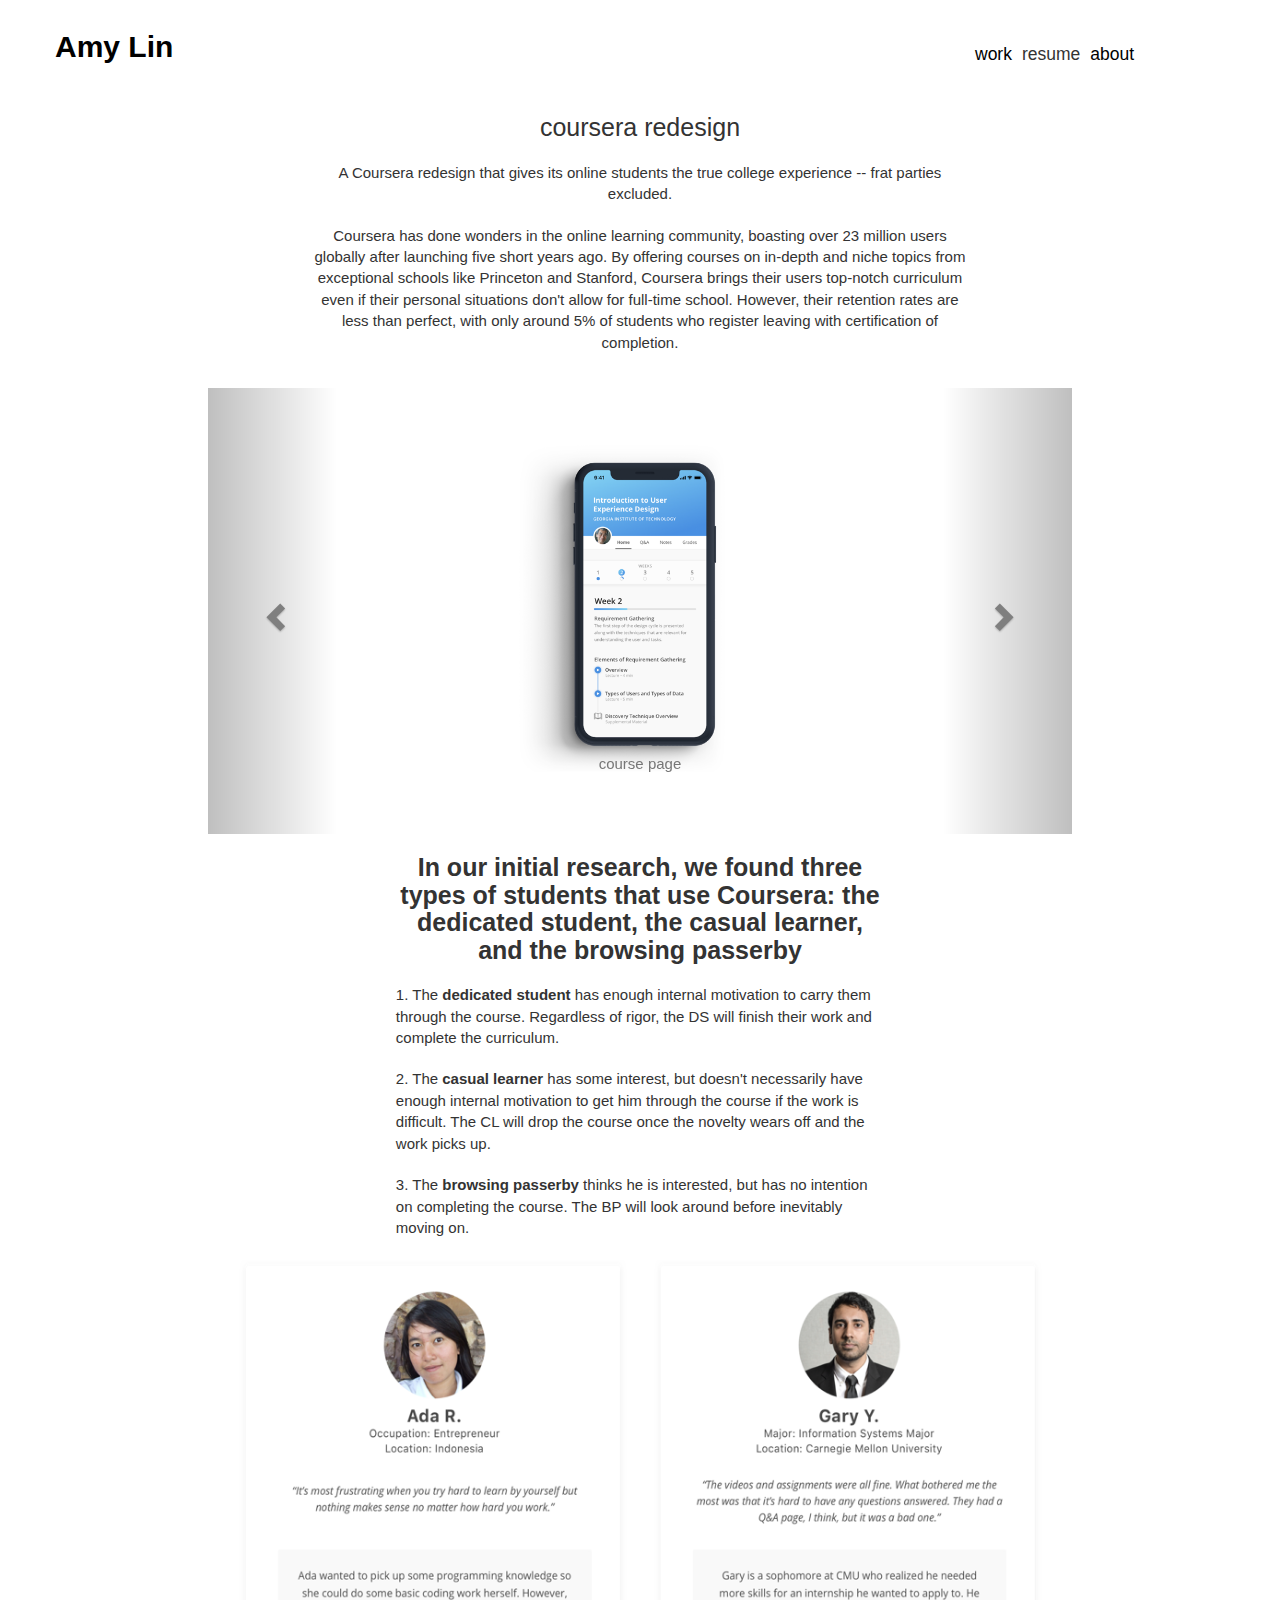
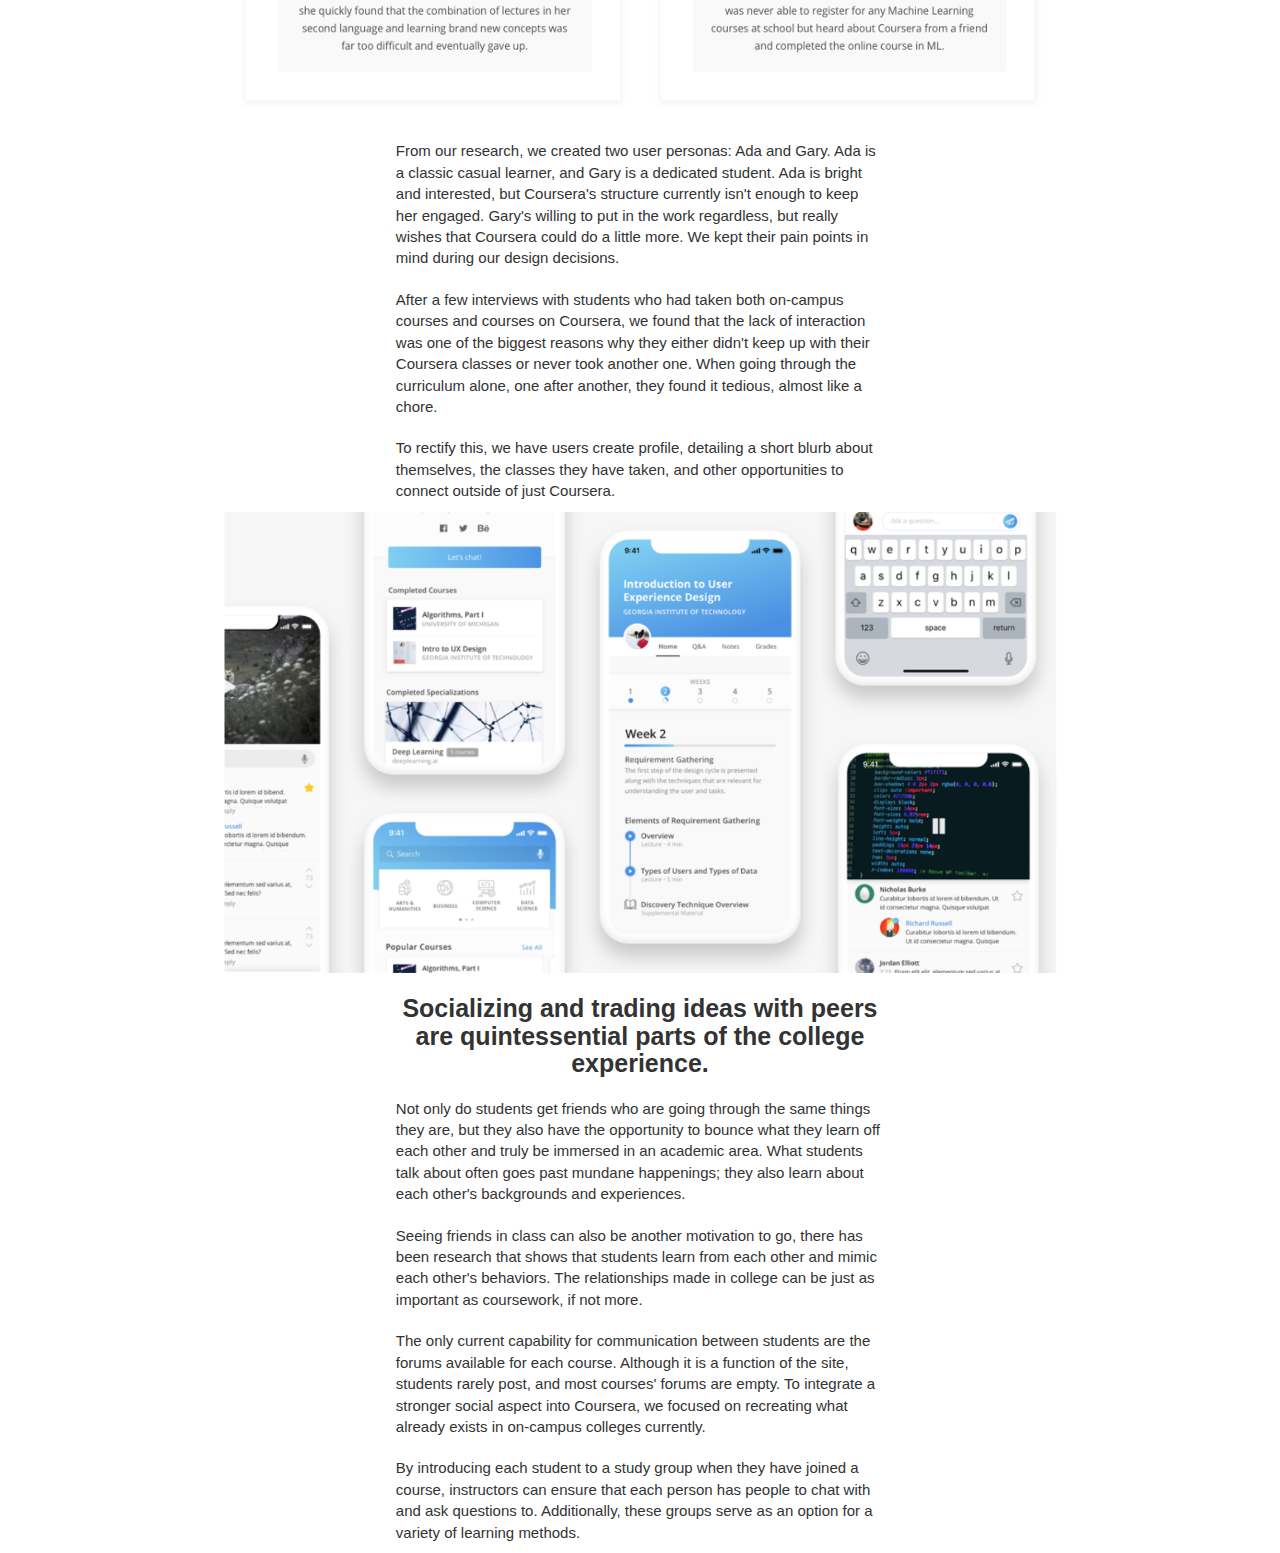
<file: htmls/project2.html>
<!DOCTYPE html>
<html>
<head>
    <link rel="stylesheet" type="text/css" href="../assets/css/reset.css">
    <link href="https://fonts.googleapis.com/css?family=Open+Sans:300,400,400i,700" rel="stylesheet">
    <link rel="stylesheet" href="https://maxcdn.bootstrapcdn.com/bootstrap/3.3.7/css/bootstrap.min.css" integrity="sha384-BVYiiSIFeK1dGmJRAkycuHAHRg32OmUcww7on3RYdg4Va+PmSTsz/K68vbdEjh4u" crossorigin="anonymous">
    <script src="https://ajax.googleapis.com/ajax/libs/jquery/3.2.1/jquery.min.js"></script>
	<script src="https://maxcdn.bootstrapcdn.com/bootstrap/3.3.7/js/bootstrap.min.js" integrity="sha384-Tc5IQib027qvyjSMfHjOMaLkfuWVxZxUPnCJA7l2mCWNIpG9mGCD8wGNIcPD7Txa" crossorigin="anonymous"></script>
	<link rel="stylesheet" type="text/css" href="../assets/css/style.css">
	<script src="../assets/js/main.js" type="text/javascript"></script>

</head>

<body>
    <nav>
        <div class="col-md-3" id="name">
            <h1><a href="../index.html">Amy Lin</a></h1>
        </div>
        <div class="col-md-6">
        </div>
        <div class="col-md-3" id="pages">
            <h3><a href="../index.html">work</a></h3>
            <h3>resume</h3>
            <h3><a href="about.html">about</a></h3>
        </div>
    </nav>
    <br>
    <hr/>
    
    <div id="project2" class="col-md-10 col-md-offset-1">
        <h2 align="center">coursera redesign</h2>
        <p align="center" class="col-md-8 col-md-offset-2">A Coursera redesign that gives its online students the true college experience -- frat parties excluded.</p>
        <p align="center" class="col-md-8 col-md-offset-2">Coursera has done wonders in the online learning community, boasting over 23 million users globally after launching five short years ago. By offering courses on in-depth and niche topics from exceptional schools like Princeton and Stanford, Coursera brings their users top-notch curriculum even if their personal situations don't allow for full-time school. However, their retention rates are less than perfect, with only around 5% of students who register leaving with certification of completion. </p>
        <div id="myCarousel" class="carousel slide col-md-10 col-md-offset-1" data-ride="carousel">
          <!-- Indicators -->
          <ol class="carousel-indicators">
            <li data-target="#myCarousel" data-slide-to="0" class="active"></li>
            <li data-target="#myCarousel" data-slide-to="1"></li>
            <li data-target="#myCarousel" data-slide-to="2"></li>
          </ol>

          <!-- Wrapper for slides -->
          <div class="carousel-inner">
            <div class="item active">
              <img src="../assets/images/p2i1.png" alt="Chania">
              <div class="carousel-caption">
                <p>course page</p>
              </div>
            </div>

            <div class="item">
              <img src="../assets/images/p2i2.png" alt="Chicago">
              <div class="carousel-caption">
                <p>user profile</p>
              </div>
            </div>

            <div class="item">
              <img src="../assets/images/p2i3.png" alt="New York">
              <div class="carousel-caption">
                <p>lecture video</p>
              </div>
            </div>
          </div>

          <!-- Left and right controls -->
          <a class="left carousel-control" href="#myCarousel" data-slide="prev">
            <span class="glyphicon glyphicon-chevron-left"></span>
            <span class="sr-only">Previous</span>
          </a>
          <a class="right carousel-control" href="#myCarousel" data-slide="next">
            <span class="glyphicon glyphicon-chevron-right"></span>
            <span class="sr-only">Next</span>
          </a>
        </div>
        <h2 align="center" class="col-md-6 col-md-offset-3"><bold>In our initial research, we found three types of students that use Coursera: the dedicated student, the casual learner, and the browsing passerby</bold></h2>
        <p align="left" class="col-md-6 col-md-offset-3">1. The <bold>dedicated student</bold> has enough internal motivation to carry them through the course. Regardless of rigor, the DS will finish their work and complete the curriculum.</p>
        <p align="left" class="col-md-6 col-md-offset-3">2. The <bold>casual learner</bold> has some interest, but doesn't necessarily have enough internal motivation to get him through the course if the work is difficult. The CL will drop the course once the novelty wears off and the work picks up.</p>
        <p align="left" class="col-md-6 col-md-offset-3">3. The <bold>browsing passerby</bold> thinks he is interested, but has no intention on completing the course. The BP will look around before inevitably moving on.</p>
        <img src="../assets/images/p2i4.png" class="col-md-10 col-md-offset-1">
        <p align="left" class="col-md-6 col-md-offset-3">From our research, we created two user personas: Ada and Gary. Ada is a classic casual learner, and Gary is a dedicated student. Ada is bright and interested, but Coursera's structure currently isn't enough to keep her engaged. Gary's willing to put in the work regardless, but really wishes that Coursera could do a little more. We kept their pain points in mind during our design decisions.</p>
        <p align="left" class="col-md-6 col-md-offset-3">After a few interviews with students who had taken both on-campus courses and courses on Coursera, we found that the lack of interaction was one of the biggest reasons why they either didn't keep up with their Coursera classes or never took another one. When going through the curriculum alone, one after another, they found it tedious, almost like a chore.</p>
        <p align="left" class="col-md-6 col-md-offset-3">To rectify this, we have users create profile, detailing a short blurb about themselves, the classes they have taken, and other opportunities to connect outside of just Coursera.</p>
        <img src="../assets/images/project2.png" class="col-md-10 col-md-offset-1">
        <h2 align="center" class="col-md-6 col-md-offset-3"><bold>Socializing and trading ideas with peers are quintessential parts of the college experience.</bold></h2>
        <p align="left" class="col-md-6 col-md-offset-3">Not only do students get friends who are going through the same things they are, but they also have the opportunity to bounce what they learn off each other and truly be immersed in an academic area. What students talk about often goes past mundane happenings; they also learn about each other's backgrounds and experiences.</p>
        <p align="left" class="col-md-6 col-md-offset-3">Seeing friends in class can also be another motivation to go, there has been research that shows that students learn from each other and mimic each other's behaviors. The relationships made in college can be just as important as coursework, if not more.</p>
        <p align="left" class="col-md-6 col-md-offset-3">The only current capability for communication between students are the forums available for each course. Although it is a function of the site, students rarely post, and most courses' forums are empty. To integrate a stronger social aspect into Coursera, we focused on recreating what already exists in on-campus colleges currently.</p>
        <p align="left" class="col-md-6 col-md-offset-3">By introducing each student to a study group when they have joined a course, instructors can ensure that each person has people to chat with and ask questions to. Additionally, these groups serve as an option for a variety of learning methods.</p>
    </div>
    

</body>

</html>
</file>
<file: assets/css/style.css>
/*overall style*/
html {
    font-family: 'Open Sans';
}

.parallax-window {
    min-height: 400px;
    background: transparent;
}

/* unvisited link */
a:link {
    color: #000000;
}

/* visited link */
a:visited {
    color: #000000;
}

/* mouse over link */
a:hover {
    color: #aaaaaa;
    text-decoration: none;
}

/* selected link */
a:active {
    color: #777777;
}

h1 {
    font-size: 3rem;
    font-weight: 600;
}

h2 {
    font-size: 2.5rem;
}

h3 {
    font-size: 1.75rem;
}

h4 {
    font-size: 1.75rem;
    padding-bottom: 3rem;
}

p {
    font-size: 1.5rem;
}

bold {
    font-weight: 700;
}

/*style for nav*/

body nav {
    padding-top: 1rem;
    padding-bottom: 2rem;
}

body nav div#name h1 {
    padding-left: 4rem;
}

body nav div h3 {
    padding-top: 1.5rem;
}

body nav div#pages h3 {
    float: left;
    padding-right: 1rem;
    padding-bottom: 2rem;
}

hr {
    display: block;
    height: 1px;
    border: 0;
    border-top: 1px solid #ccc;
    margin: 1em 0;
    padding: 0;
}

/*style for main page*/

body div#projects {
    
}

body div#projects a img {
    width: 45%;
    padding: 1rem 1rem;  
    display: block;
/*    padding: 0 0;*/
    float: left;
}

/*style for product1 page*/

body div#project1 h2 {
    padding-top: 2rem;
    padding-bottom: 2rem;
}

body div#project1 p {
    padding-top: .5rem;
    padding-bottom: 3rem;
}

body div#project1 img {
    border: #ccc solid 1px;
    margin-bottom: 3rem;
}

body div#project1 div#block {
    display: inline-block;
}

body div#project1 div#block p {
    padding-top: 2rem;
}

body div#project1 div#block2 {
    display: inline-block;
}

body div#project1 div#block2 h3 {
    padding-top: 3rem;
    padding-bottom: 1.5rem;
}

body div#project1 div#block2 p {
    padding-top: -1rem;
}

img {
    max-width: 100%;
}

iframe {
    max-width: 100%;
}

/* style for project 2 */

body div#project2 div#myCarousel {
    margin-top: 2.5rem;
}

body div#project2 div#myCarousel div.carousel-inner div.item {
    padding-bottom: 1rem;
}

body div#project2 div#myCarousel div.carousel-inner div.item  p {
    color: #777777;
    text-shadow: none;
}

body div#project2 p {
    padding-top: 1rem;
}


/*style for about page*/

body div#about div#block {
    padding-top: 3rem;
} 

.container {
	background-color: #eee;
	width: 70%;
	margin: 0 auto;
}

.center {
	position: relative;
	margin: 0 auto;
}

li {
	list-style: none;
	padding-bottom: 10px;
}

ul {
	padding-left: 20px;
}

.leftMenu {
    position: fixed;
    left: 0;
    top: 0;
    width: 300px;
    background-color: #eee;
}

.mainContent {
    position: relative;
    margin-left: 300px;
}


.outer {
	text-align: center;
}

.outer img {
    padding-top: 2rem;
}

.inner {
	width: 120px;
	height: 120px;
}

.center {
	margin: 0 auto;
}

.loner {
	width: 100px;
	height: 100px;
}

.mini {
	width: 60px;
	height: 60px;
}

.red {
	background-color: #e25555;
}

.green {
	background-color: #55e255;
}

.orange {
	background-color: #ffccaa
}

.fixed {
	position: fixed;
	bottom: 0;
	right: 0;
}

.relative {
	position: relative;
	top: 10px;
	left: 10px;
}

.absolute {
	position: absolute;
	bottom: 0;
	right: 0;
}

@media screen and (max-width: 600px) {
    
/*    nav*/
    
    body nav {
        padding-bottom: 0rem;
    }
    
    body nav div#name h1 {
        text-align: center;
        float: none;
        padding-left: 0;
        margin-bottom: 0;
    }
    
    body nav div#pages h3 {
        float: none;
        text-align: center;
        padding-bottom: 0rem;
        padding-top: 0.5rem;
    }
    
    body div#project1 img {
        margin-bottom: 1rem;
    }
    
    body div#project1 div#block p {
        padding-top: 1rem;
        padding-bottom: 1rem;
    }
    
    body div#project1 div#block h3 {
        padding-top: 1rem;
    }
}
</file>
